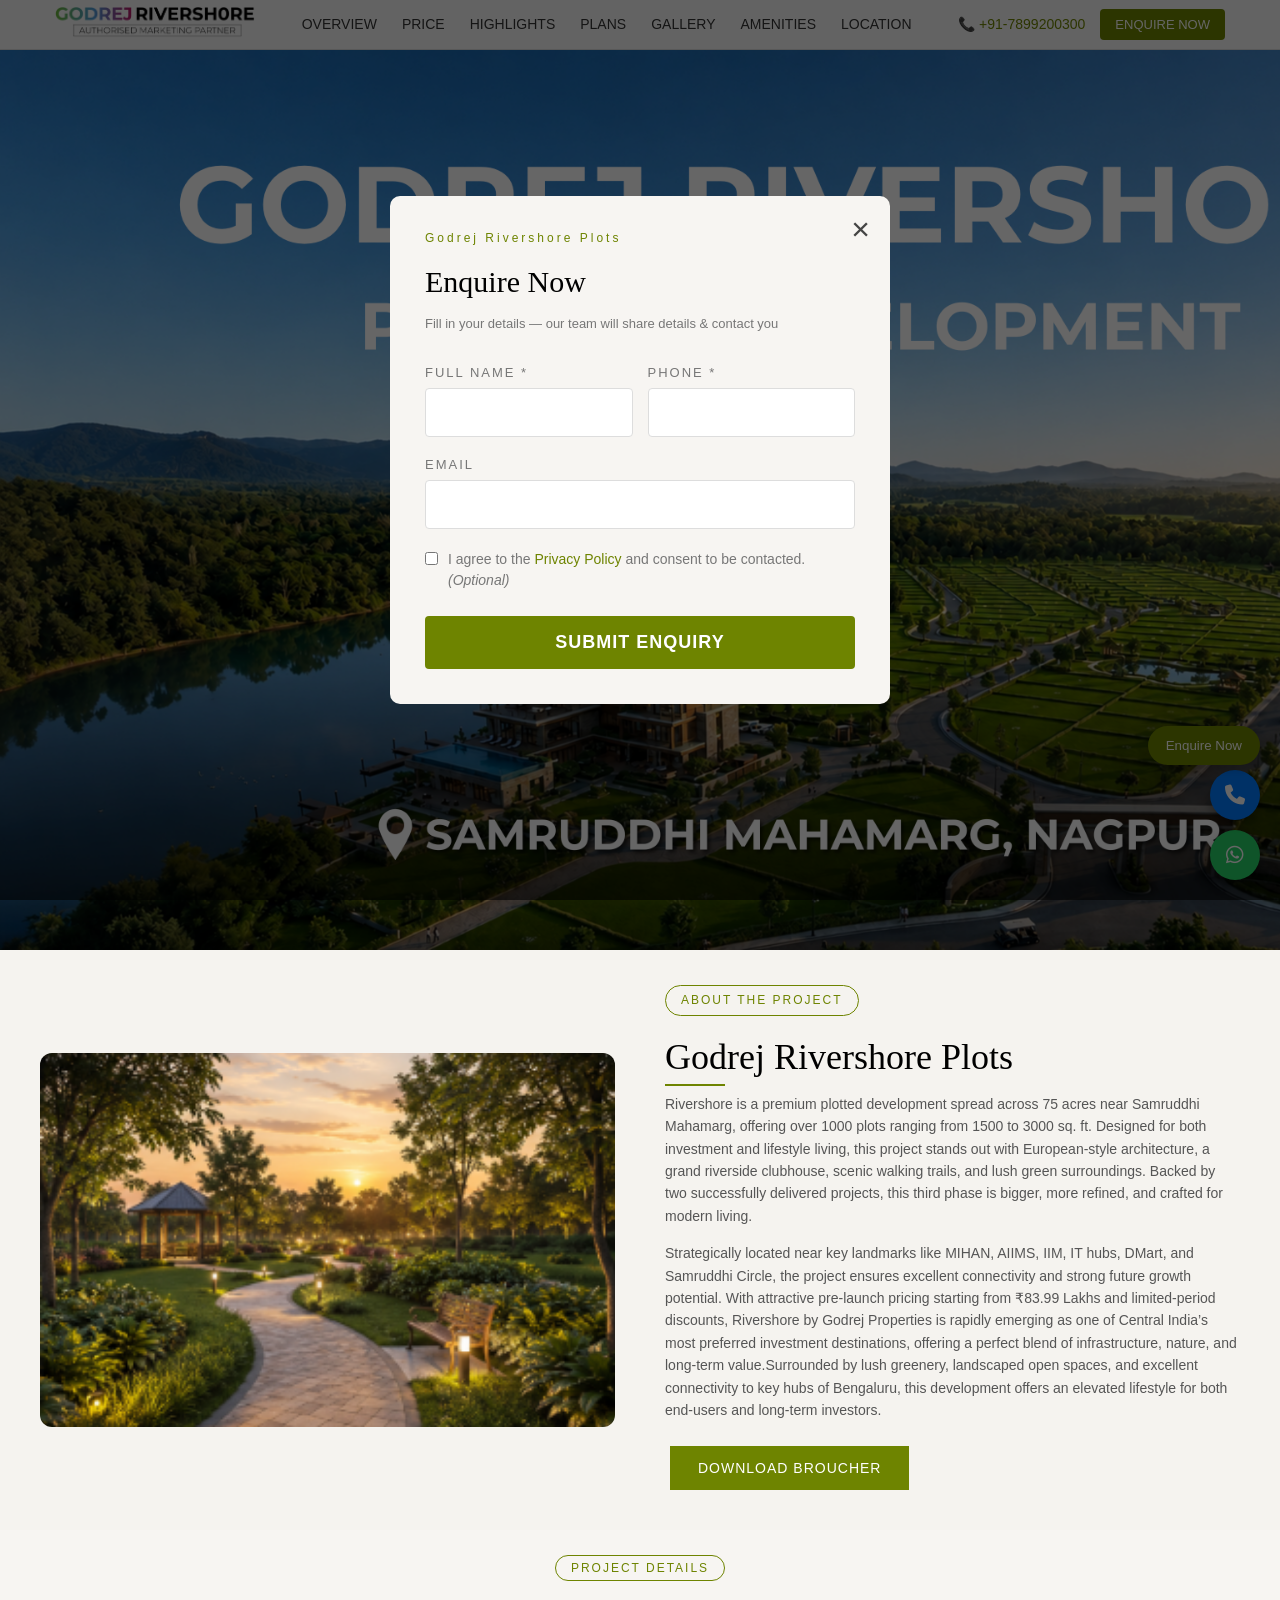
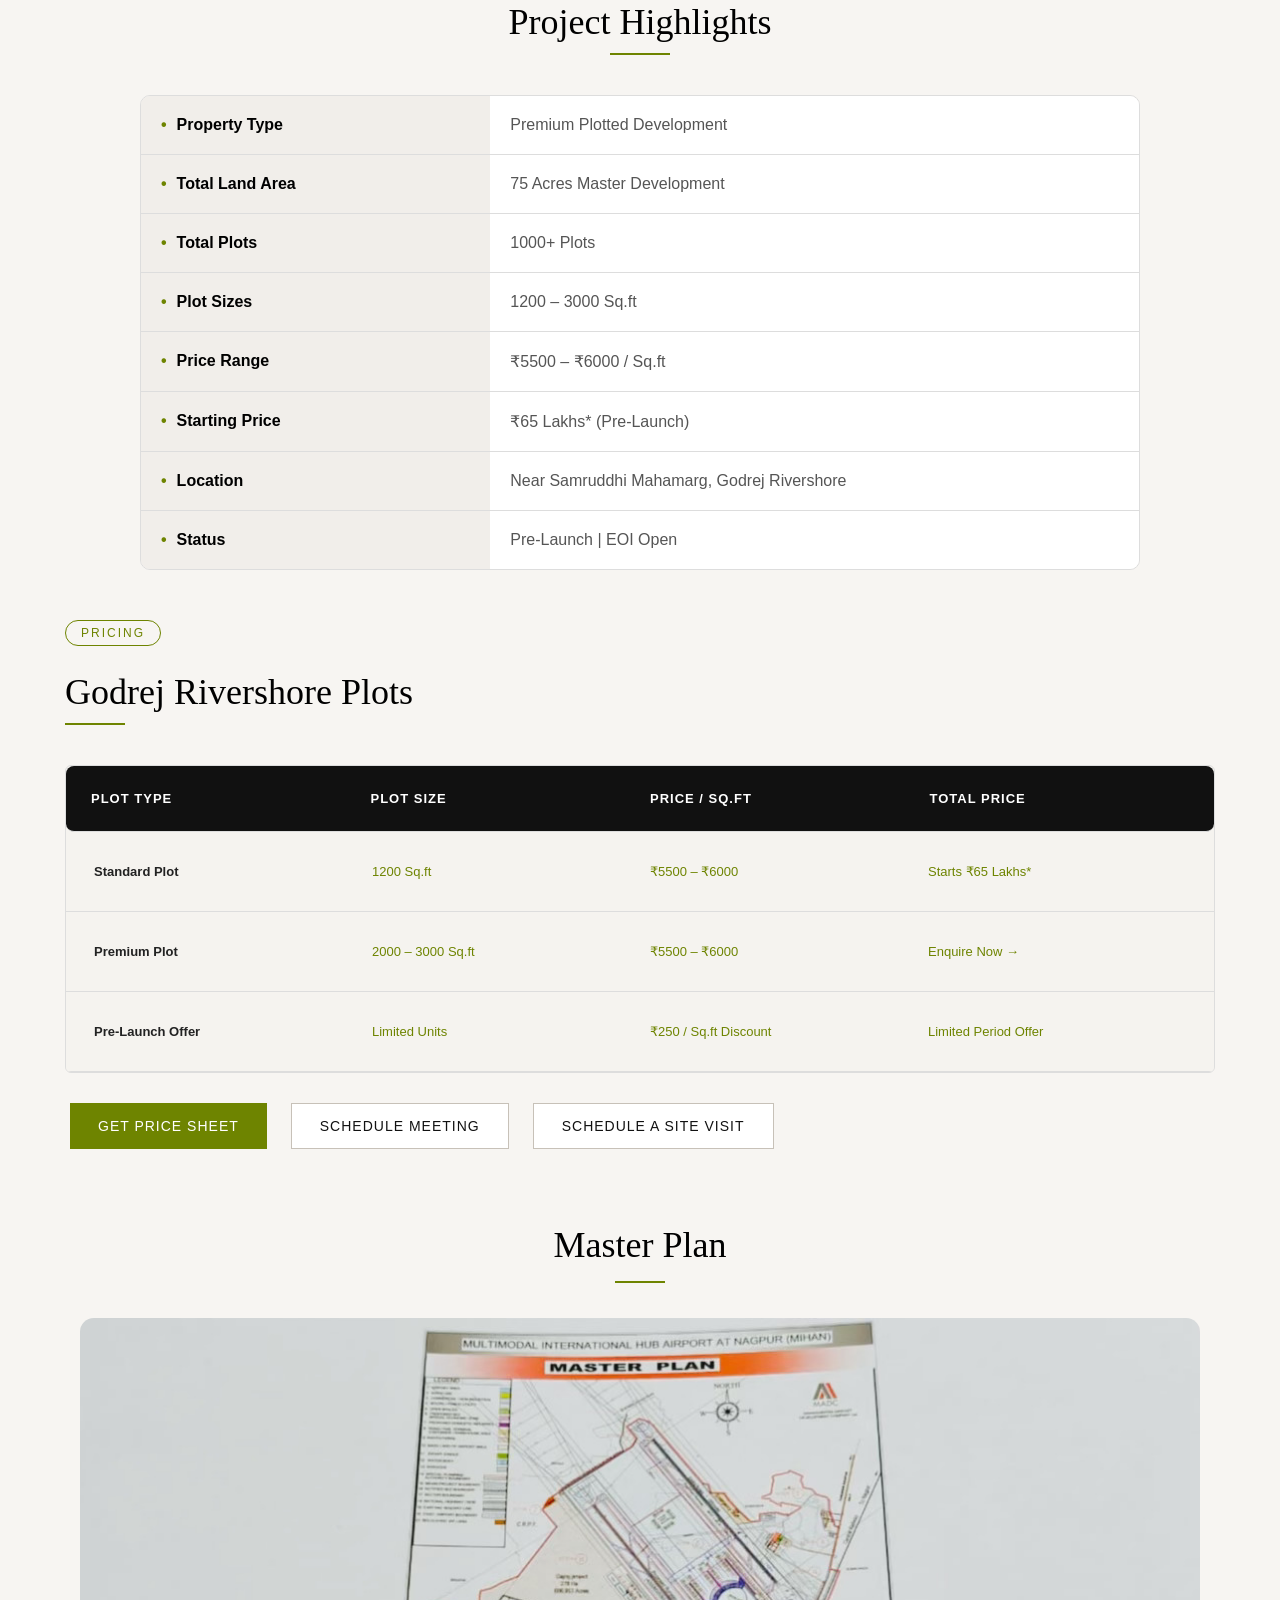
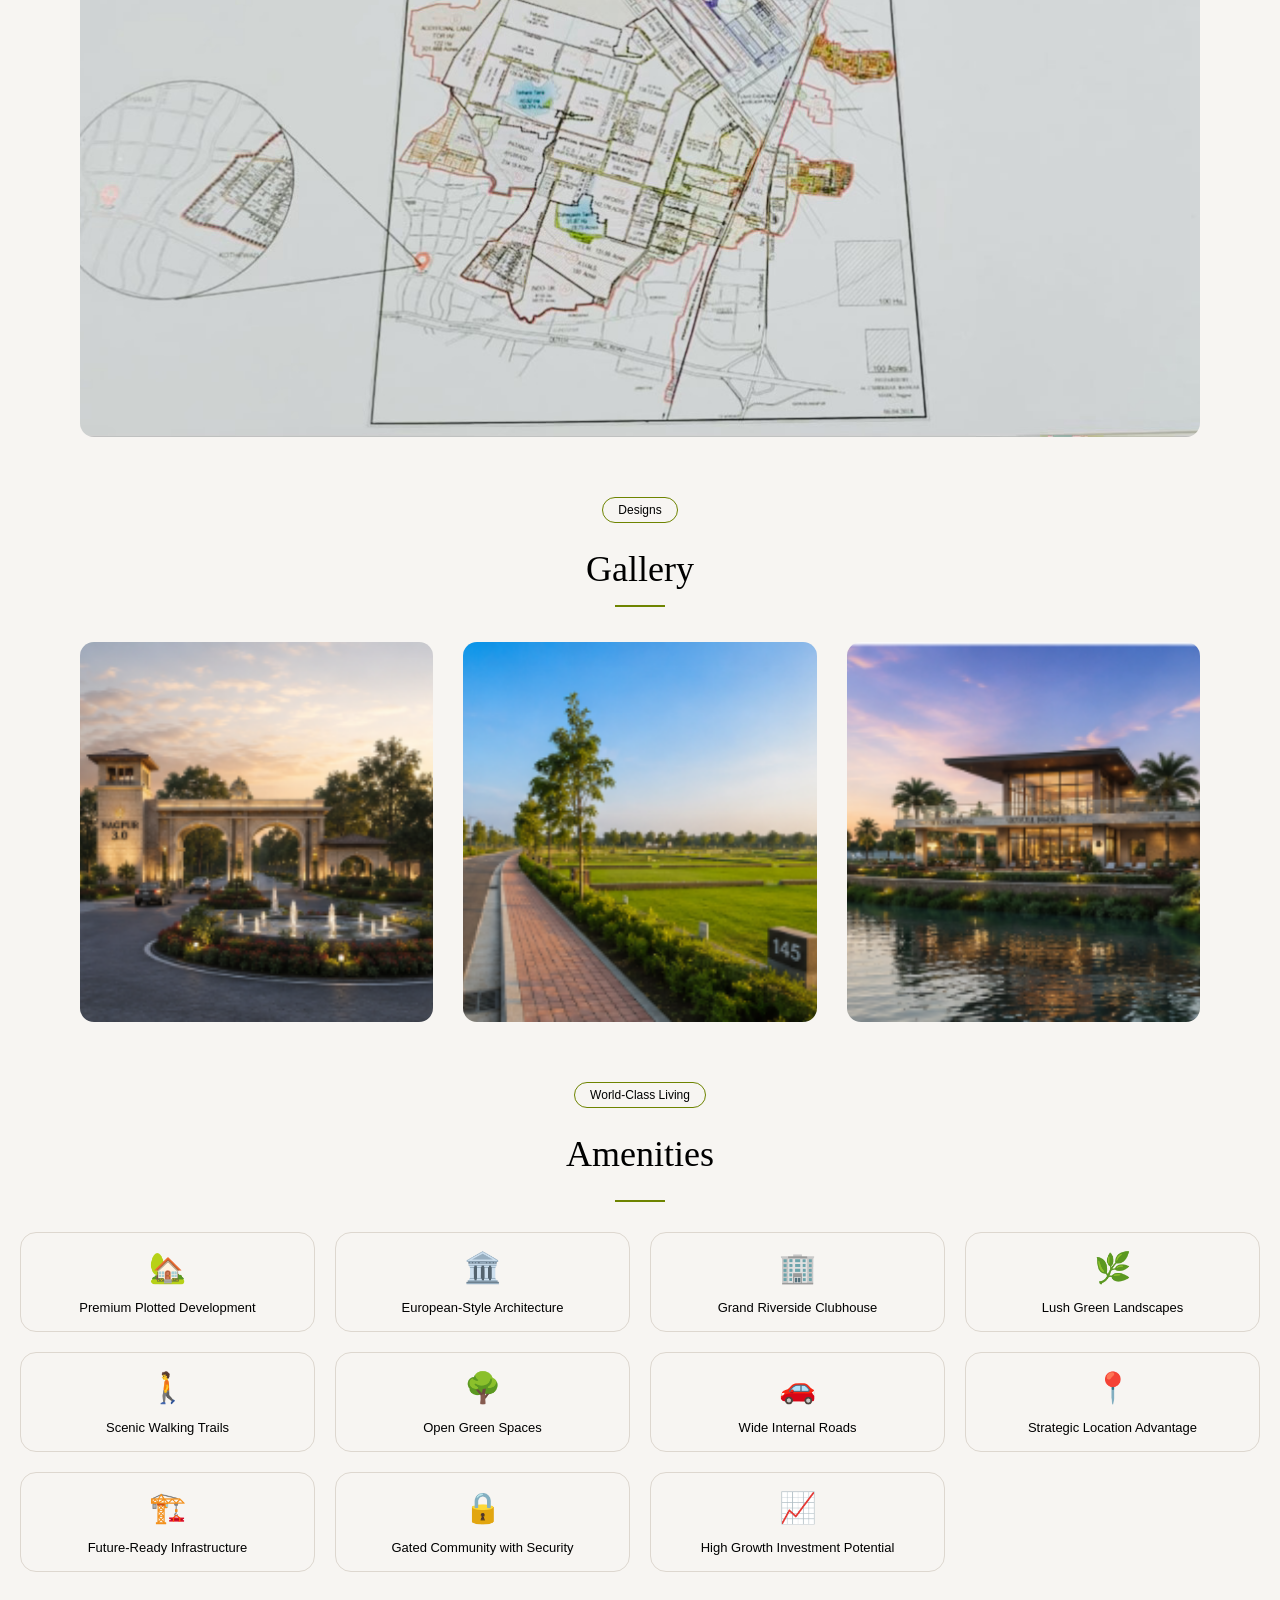
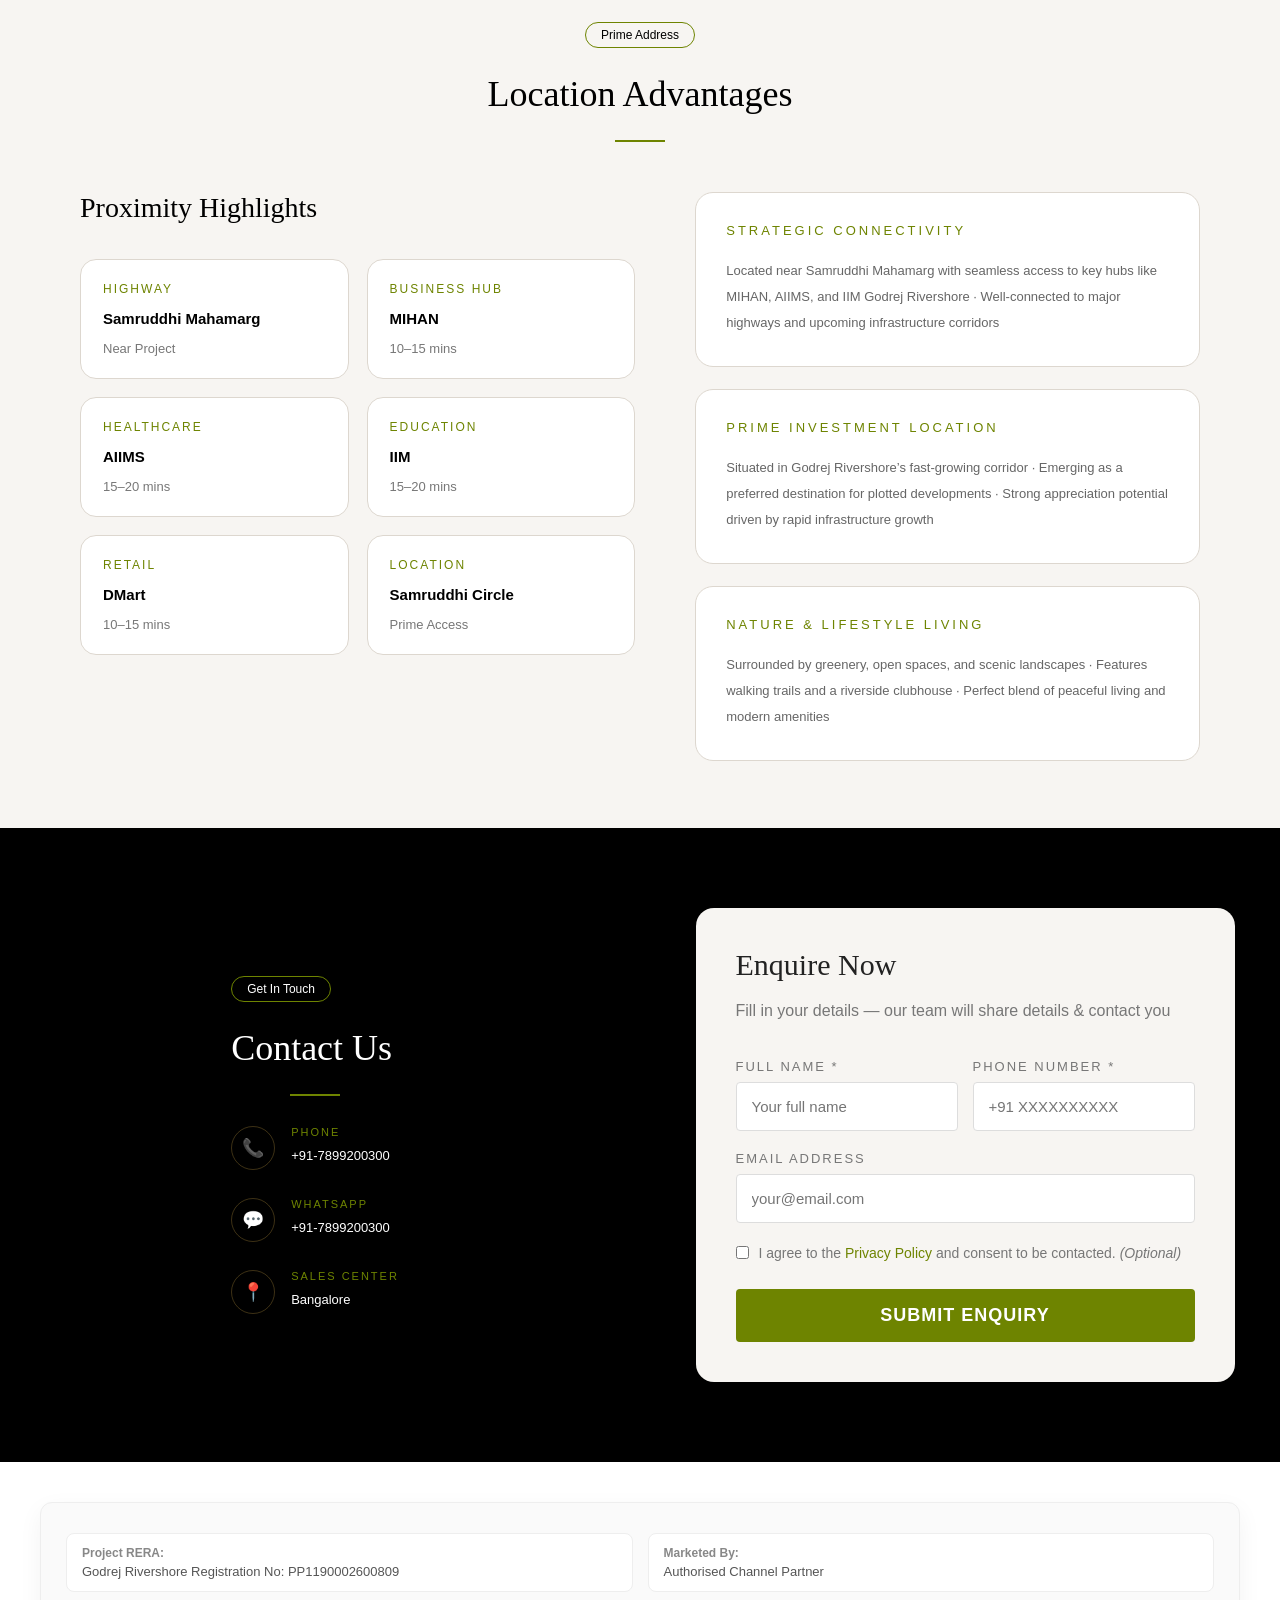
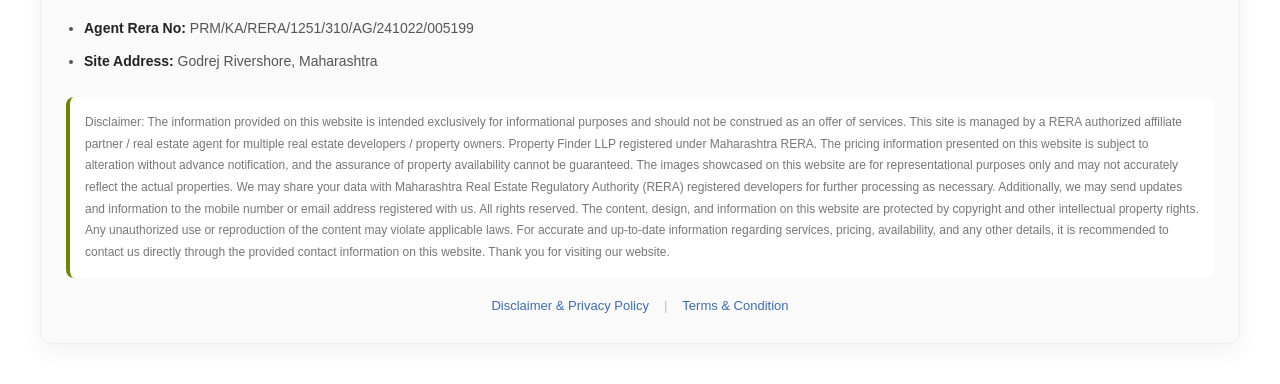
<file: index.html>
<!DOCTYPE html>
<html lang="en">
<head>
  <meta charset="UTF-8" />
  <meta name="viewport" content="width=device-width, initial-scale=1.0"/>
  <title>Godrej Rivershore Godrej Rivershore, Plots</title>
  <link rel="stylesheet" href="style.css" />
  <link rel="stylesheet" href="https://cdnjs.cloudflare.com/ajax/libs/font-awesome/6.5.0/css/all.min.css">

</head>
<body>

<header class="navbar">
  <div class="container">
    
    <!-- Logo -->
    <div class="logo">
      <!-- <span>L&T</span> Elara Celestia -->
       <img src="./images/rivershore_logo.png" alt="logo" style="width: 200px;"/>
    </div>

    <!-- Menu -->
    <nav class="nav-links" id="navLinks">
  <a href="#overview">Overview</a>
  <a href="#price">Price</a>
  <a href="#highlights">Highlights</a>
  <a href="#plans">Plans</a>
  <a href="#gallery">Gallery</a>
  <a href="#amenities">Amenities</a>
  <a href="#location">Location</a>
</nav>

    <!-- Right Section -->
    <div class="right-section">
      <div class="phone">
        📞 +91-7899200300
      </div>
      <button class="enquire_btn open-enquiry">ENQUIRE NOW</button>

      <!-- Hamburger -->
      <div class="menu-toggle" id="menuToggle">
        ☰
      </div>
    </div>

  </div>
</header>

<section class="hero">

  <div class="hero-slide"></div>
 <!-- Content -->
  <div class="hero-content">
   
    <h1>
     </h1>

   
    <div class="hero-buttons">
      <!-- <button class="btn primary open-enquiry">EXPLORE NOW</button> -->
      <!-- <button class="btn outline open-enquiry">KNOW MORE</button> -->
    </div>
  </div>

  <!-- Arrows -->
  <!-- <div class="arrow left_angle">&#10094;</div>
  <div class="arrow right_angle">&#10095;</div> -->

  <!-- Floating Buttons -->
   <div class="whatsapp">
  <a target="_blank" class="whatsapp-btn" href="https://wa.me/917899200300?text=Hi,%20I%20am%20interested%20in%20Lodha%20Sadahalli.%20Please%20share%20more%20details%20about%20pricing,%20availability,%20and%20site%20visit.">
    <i class="fa-brands fa-whatsapp"></i>
  </a>
</div>
<div class="call">
 <a href="tel:+917899200300" class="call-btn">
   <i class="fa-solid fa-phone"></i>
</a>
</div>
<button class="enquire open-enquiry">Enquire Now</button>

</section>


<section class="about" id="overview">
  <div class="about-container">

    <!-- Left Image -->
    <div class="about-image">
      <img src="./images/plot-4.png" alt="L&T Elara Celestia">
    </div>

    <!-- Right Content -->
    <div class="about-content">
  <p class="tag">ABOUT THE PROJECT</p>

  <h2>Godrej Rivershore Plots</h2>

  <p>
    Rivershore is a premium plotted development spread across 75 acres near Samruddhi Mahamarg, offering over 1000 plots ranging from 1500 to 3000 sq. ft. Designed for both investment and lifestyle living, this project stands out with European-style architecture, a grand riverside clubhouse, scenic walking trails, and lush green surroundings. Backed by two successfully delivered projects, this third phase is bigger, more refined, and crafted for modern living.
  </p>

  <p>Strategically located near key landmarks like MIHAN, AIIMS, IIM, IT hubs, DMart, and Samruddhi Circle, the project ensures excellent connectivity and strong future growth potential. With attractive pre-launch pricing starting from ₹83.99 Lakhs and limited-period discounts, Rivershore by Godrej Properties is rapidly emerging as one of Central India’s most preferred investment destinations, offering a perfect blend of infrastructure, nature, and long-term value.Surrounded by lush greenery, landscaped open spaces, and excellent connectivity to key hubs of Bengaluru, this development offers an elevated lifestyle for both end-users and long-term investors.
  </p>

  <div class="hero-buttons">
    <button class="btn primary open-enquiry">Download Broucher</button>
  </div>
</div>

  </div>
</section>

<section class="highlights" id="highlights">

  <!-- Heading -->
  <div class="highlights-header">
    <p class="tag">PROJECT DETAILS</p>
    <h2>Project Highlights</h2>
    <div class="line"></div>
    <!-- <p class="sub">
      A comprehensive overview of everything that makes L&T Elara Celestia an extraordinary
      address in North Bangalore.
    </p> -->
  </div>

  <!-- Table -->
 <div class="highlights-table">

  <div class="row">
    <div class="left">Property Type</div>
    <div class="right">Premium Plotted Development</div>
  </div>

  <div class="row">
    <div class="left">Total Land Area</div>
    <div class="right">75 Acres Master Development</div>
  </div>

  <div class="row">
    <div class="left">Total Plots</div>
    <div class="right">1000+ Plots</div>
  </div>

  <div class="row">
    <div class="left">Plot Sizes</div>
    <div class="right">1200 – 3000 Sq.ft</div>
  </div>

  <div class="row">
    <div class="left">Price Range</div>
    <div class="right">₹5500 – ₹6000 / Sq.ft</div>
  </div>

  <div class="row">
    <div class="left">Starting Price</div>
    <div class="right">₹65 Lakhs* (Pre-Launch)</div>
  </div>

  <div class="row">
    <div class="left">Location</div>
    <div class="right">Near Samruddhi Mahamarg, Godrej Rivershore</div>
  </div>

  <div class="row">
    <div class="left">Status</div>
    <div class="right">Pre-Launch | EOI Open</div>
  </div>

</div>

</section>

<section class="pricing" id="price">

  <!-- Heading -->
  <div class="pricing-header">
    <p class="tag">PRICING</p>
    <h2>Godrej Rivershore Plots</h2>
    <div class="line"></div>

    <!-- <p class="desc">
      Elara Celestia Sale price starts at ₹3.35 Crores (~ AED 1.47 Million | USD 400,000 | GBP 320,000)
      for a 3 BHK of 1,550 sq.ft. Larger 3 bedroom unit sizes are (1,900–2,200 sq.ft) and ultra-spacious
      4 bedroom apartment area of (2,600–3,100 sq.ft). Buy a unit with just 10% down payment Booking,
      get attractive construction linked payment plan.
    </p> -->
     <!-- <div class="price-cards">

    <div class="card">
      <p class="small">STARTING FROM</p>
      <h3>₹3.35 Cr</h3>
      <p class="note">3 BHK • 1,525 Sq.ft</p>
    </div>

    <div class="card">
      <p class="small">IN USD</p>
      <h3>$4,00,000</h3>
      <p class="note">Approx.</p>
    </div>

    <div class="card">
      <p class="small">IN AED</p>
      <h3>1.47 M</h3>
      <p class="note">Approx.</p>
    </div>

    <div class="card">
      <p class="small">BOOKING</p>
      <h3>10%</h3>
      <p class="note">Down Payment</p>
    </div>

  </div> -->

  <!-- Table Header -->
  <div class="price-table">

  <div class="table-row header">
    <div>PLOT TYPE</div>
    <div>PLOT SIZE</div>
    <div>PRICE / SQ.FT</div>
    <div>TOTAL PRICE</div>
  </div>

  <div class="table-row">
    <div class="unit-type">Standard Plot</div>
    <div class="area">1200 Sq.ft</div>
    <div class="area">₹5500 – ₹6000</div>
    <div class="sale-price open-enquiry">Starts ₹65 Lakhs*</div>
  </div>

  <div class="table-row">
    <div class="unit-type">Premium Plot</div>
    <div class="area">2000 – 3000 Sq.ft</div>
    <div class="area">₹5500 – ₹6000</div>
    <div class="sale-price open-enquiry">Enquire Now →</div>
  </div>

  <div class="table-row">
    <div class="unit-type">Pre-Launch Offer</div>
    <div class="area">Limited Units</div>
    <div class="area">₹250 / Sq.ft Discount</div>
    <div class="sale-price open-enquiry">Limited Period Offer</div>
  </div>

</div>

  <div class="table-footer">
    <button class="btn primary open-enquiry">Get Price Sheet</button>
    <button class="btn open-enquiry">Schedule Meeting</button>
    <button class="btn open-enquiry">Schedule A Site Visit</button>
  </div>

  <!-- <div class="note">
    *RERA No: PRM/KA/RERA/1251/472/PR/100325/007564. Prices indicative and subject to change.
  </div> -->

  </div>

  <!-- Cards -->
 

</section>







  

   <section class="floor-section" id="plans">

    <!-- <div class="tag">Master</div> -->

    <h2>Master Plan</h2>

    <div class="line"></div>

    <!-- <p class="description">
      Vastu-compliant, North-East facing layouts flooded with natural light.
      Expansive balconies, high ceilings, and premium finishes —
      architectural excellence meets luxury living.
      Click any floor plan to request the detailed layout.
    </p> -->

    <!-- Filter Tabs -->
    <!-- <div class="tabs">
      <button class="tab-btn active" data-filter="all">All Plans</button>
      <button class="tab-btn" data-filter="3bhk-standard">3 BHK Standard</button>
      <button class="tab-btn" data-filter="3bhk-large">3 BHK Large</button>
      <button class="tab-btn" data-filter="4bhk">4 BHK</button>
    </div> -->

    <!-- Cards -->
    <div class="master-plans-grid">

     

      <div class="master-card open-enquiry" data-category="4bhk">
        <img src="./images/IMG_7945.jpg" alt="" >
        <div class="open-enquiry">
          <!-- <div class="lock">🔒</div> -->
          <h3>Click to View Master Plan</h3>
          <p>Fill a quick form to unlock</p>
        </div>
      </div>
      

    </div>

  </section>



  <!-- Gallery -->

 <section class="floor-section" id="gallery">

    <div class="tag">Designs</div>

    <h2>Gallery</h2>

    <div class="line"></div>

    

    <!-- Filter Tabs -->
   

    <!-- Cards -->
    <div class="plans-grid">

       <div class="plan-card" data-category="3bhk-large">
        <img src="./images/plot_1.png" alt="">
        
      </div>

      <div class="plan-card" data-category="4bhk">
        <img src="./images/plot-2.png" alt="">
        
      </div>

      

      <div class="plan-card" data-category="4bhk">
        <img src="./images/plot-3.png" alt="">
        
      </div>
      <!-- <div class="plan-card" data-category="3bhk-standard">
        <img src="./images/Godrej-Godrej Rivershore Plots-Road-Gallery-12.webp" alt="">
       
      </div>

      <div class="plan-card" data-category="3bhk-standard">
        <img src="./images/Godrej-Godrej Rivershore Plots-Road-Gallery-2-1.webp" alt="">
        
      </div>

      <div class="plan-card" data-category="3bhk-large">
        <img src="./images/Godrej-Godrej Rivershore Plots-Road-Gallery-3-1.webp" alt="">
       
      </div> -->

     

    </div>

  </section>


<!-- //amenitis -->



  <section class="amenities-section" id="amenities">

  <!-- TOP LABEL -->
  <div class="tag">
    World-Class Living
  </div>

  <!-- MAIN TITLE -->
  <h2 class="main-title">
    Amenities
  </h2>

  <!-- LINE -->
  <div class="gold-line"></div>

  <!-- GRID -->
 <div class="amenities-grid">

  <div class="amenity-card">
    <div class="amenity-icon">🏡</div>
    <div class="amenity-title">Premium Plotted Development</div>
  </div>

  <div class="amenity-card">
    <div class="amenity-icon">🏛️</div>
    <div class="amenity-title">European-Style Architecture</div>
  </div>

  <div class="amenity-card">
    <div class="amenity-icon">🏢</div>
    <div class="amenity-title">Grand Riverside Clubhouse</div>
  </div>

  <div class="amenity-card">
    <div class="amenity-icon">🌿</div>
    <div class="amenity-title">Lush Green Landscapes</div>
  </div>

  <div class="amenity-card">
    <div class="amenity-icon">🚶</div>
    <div class="amenity-title">Scenic Walking Trails</div>
  </div>

  <div class="amenity-card">
    <div class="amenity-icon">🌳</div>
    <div class="amenity-title">Open Green Spaces</div>
  </div>

  <div class="amenity-card">
    <div class="amenity-icon">🚗</div>
    <div class="amenity-title">Wide Internal Roads</div>
  </div>

  <div class="amenity-card">
    <div class="amenity-icon">📍</div>
    <div class="amenity-title">Strategic Location Advantage</div>
  </div>

  <div class="amenity-card">
    <div class="amenity-icon">🏗️</div>
    <div class="amenity-title">Future-Ready Infrastructure</div>
  </div>

  <div class="amenity-card">
    <div class="amenity-icon">🔒</div>
    <div class="amenity-title">Gated Community with Security</div>
  </div>

  <div class="amenity-card">
    <div class="amenity-icon">📈</div>
    <div class="amenity-title">High Growth Investment Potential</div>
  </div>

</div>
</section>

<!-- Location  -->

 

  <section class="location-section" id="location">

    <!-- TOP -->
    <div class="top-content">

      <div class="tag">
        Prime Address
      </div>

      <h2 class="main-title">
        Location Advantages
      </h2>

      <div class="gold-line"></div>

      <!-- <p class="description">
        Strategically positioned in Hebbal — at the intersection of
        connectivity, commerce, and lifestyle.
      </p> -->

    </div>

    <!-- GRID -->
<div class="location-grid">

  <!-- LEFT -->
  <div class="left-side">

    <h3 class="left-title">
      Proximity Highlights
    </h3>

    <div class="proximity-grid">

      <div class="proximity-card">
        <div class="card-category">Highway</div>
        <div class="card-title">Samruddhi Mahamarg</div>
        <div class="card-time">Near Project</div>
      </div>

      <div class="proximity-card">
        <div class="card-category">Business Hub</div>
        <div class="card-title">MIHAN</div>
        <div class="card-time">10–15 mins</div>
      </div>

      <div class="proximity-card">
        <div class="card-category">Healthcare</div>
        <div class="card-title">AIIMS </div>
        <div class="card-time">15–20 mins</div>
      </div>

      <div class="proximity-card">
        <div class="card-category">Education</div>
        <div class="card-title">IIM </div>
        <div class="card-time">15–20 mins</div>
      </div>

      <div class="proximity-card">
        <div class="card-category">Retail</div>
        <div class="card-title">DMart</div>
        <div class="card-time">10–15 mins</div>
      </div>

      <div class="proximity-card">
        <div class="card-category">Location</div>
        <div class="card-title">Samruddhi Circle</div>
        <div class="card-time">Prime Access</div>
      </div>

    </div>

  </div>

  <!-- RIGHT -->
  <div class="right-side">

    <div class="info-box">
      <div class="info-title">
        Strategic Connectivity
      </div>
      <div class="info-text">
        Located near Samruddhi Mahamarg with seamless access to key hubs like MIHAN, AIIMS, and IIM Godrej Rivershore · Well-connected to major highways and upcoming infrastructure corridors
      </div>
    </div>

    <div class="info-box">
      <div class="info-title">
        Prime Investment Location
      </div>
      <div class="info-text">
        Situated in Godrej Rivershore’s fast-growing corridor · Emerging as a preferred destination for plotted developments · Strong appreciation potential driven by rapid infrastructure growth
      </div>
    </div>

    

    <div class="info-box">
      <div class="info-title">
        Nature & Lifestyle Living
      </div>
      <div class="info-text">
        Surrounded by greenery, open spaces, and scenic landscapes · Features walking trails and a riverside clubhouse · Perfect blend of peaceful living and modern amenities
      </div>
    </div>

  </div>

</div>


  </section>
<style>
  .map-container {
  width: 100%;

}

.map-container img {
  width: 100%;
  height: auto;
  display: block;
  border-radius: 10px; /* optional for premium look */
}
</style>



  <section class="contact-section">

    <!-- LEFT -->
    <div class="left-content">

      <div class="tag">
        Get In Touch
      </div>

      <h2 class="main-title">
        Contact Us
      </h2>

      <div class="gold-line"></div>

      <!-- <p class="description">
        Visit our sales center near Phoenix Mall of Asia, Hebbal
        to explore model apartments, understand floor plans,
        and secure your unit with our expert team.
      </p> -->

      <!-- CONTACT LIST -->
      <div class="contact-list">

        <div class="contact-item">
          <div class="icon-box">📞</div>

          <div class="contact-info">
            <small>Phone</small>
            <a href="tel:+91-7899200300">+91-7899200300</a>
          </div>
        </div>

        <!-- <div class="contact-item">
          <div class="icon-box">📞</div>

          <div class="contact-info">
            <small>Alternate</small>
            <a href="tel:+91-7899200300">Need</a>
          </div>
        </div> -->

        <div class="contact-item">
          <div class="icon-box">💬</div>

          <div class="contact-info">
            <small>Whatsapp</small>
           <a href="https://wa.me/917899200300?text=Hi,%20I%20am%20interested%20in%20Lodha%20Sadahalli.%20Please%20share%20more%20details%20about%20pricing,%20availability,%20and%20site%20visit.">
  +91-7899200300
</a>
          </div>
        </div>

        <div class="contact-item">
          <div class="icon-box">📍</div>

          <div class="contact-info">
            <small>Sales Center</small>
            <p>
              Bangalore
            </p>
          </div>
        </div>

        <!-- <div class="contact-item">
          <div class="icon-box">🌐</div>

          <div class="contact-info">
            <small>Website</small>
            <a href="#">
              elara-celestia-bangalore.com
            </a>
          </div>
        </div> -->

      </div>

    </div>

    <!-- RIGHT -->
    <div class="contact-form-box">

      <h3 class="form-title">
        Enquire Now
      </h3>

      <p class="form-subtitle">
        Fill in your details — our team will share details
        & contact you
      </p>

      <form action="send-mail.php" method="POST">

        <div class="form-row">

          <div class="form-group">
            <label>Full Name *</label>

            <input type="text"
                   name="name"
                   placeholder="Your full name"
                   required>
          </div>

          <div class="form-group">
            <label>Phone Number *</label>

            <input type="text"
                   name="phone"
                   placeholder="+91 XXXXXXXXXX"
                   required>
          </div>

        </div>

        <div class="form-group">
          <label>Email Address</label>

          <input type="email"
                 name="email"
                 placeholder="your@email.com">
        </div>

        <div class="checkbox">
          <input type="checkbox" required>

          <div>
            I agree to the
            <span>Privacy Policy</span>
            and consent to be contacted.
            <i>(Optional)</i>
          </div>
        </div>

        <button type="submit" class="submit-btn">
          SUBMIT ENQUIRY
        </button>

      </form>

    </div>

  </section>


 
  

  <section class="footer-disclaimer">

    <!-- PROJECT DETAILS -->
    <div class="project-info">

      <div>
        <strong>Project RERA:</strong>
         <!-- Ellegenza Phase II – PRM/KA/RERA/1251/308/PR/161024/007147 -->
          <!-- Coming Soon -->
          Godrej Rivershore Registration No: PP1190002600809 
      </div>

      <div>
        <strong>Marketed By:</strong>
        Authorised Channel Partner
      </div>

      <!-- <div>
        <strong>Karnataka RERA:</strong>
        Coming Soon
      </div> -->

    </div>

    <!-- BULLET LIST -->
    <ul class="info-list">

      <li>
        <strong> Agent Rera No:</strong>
        PRM/KA/RERA/1251/310/AG/241022/005199
      </li>

      <li>
        <strong>Site Address:</strong>
       Godrej Rivershore, Maharashtra
      </li>

      <!-- <li>
        <strong>Corporate Office:</strong>
        ART ARCADE, NO.107, 3RD FLOOR, 80 FT ROAD, KORAMANGALA 4TH BLOCK, BENGALURU , BENGALURU URBAN , KARNATAKA - 560034
      </li> -->

    </ul>

    <!-- DISCLAIMER -->
    <p class="disclaimer-text">

      Disclaimer: The information provided on this website is intended
      exclusively for informational purposes and should not be construed
      as an offer of services. This site is managed by a RERA authorized
      affiliate partner / real estate agent for multiple real estate
      developers / property owners. Property Finder LLP registered under
      Maharashtra RERA. The pricing information presented on this website is subject
      to alteration without advance notification, and the assurance of
      property availability cannot be guaranteed. The images showcased on
      this website are for representational purposes only and may not
      accurately reflect the actual properties. We may share your data with
      Maharashtra Real Estate Regulatory Authority (RERA) registered
      developers for further processing as necessary.

      Additionally, we may send updates and information to the mobile number
      or email address registered with us. All rights reserved. The content,
      design, and information on this website are protected by copyright and
      other intellectual property rights. Any unauthorized use or reproduction
      of the content may violate applicable laws. For accurate and up-to-date
      information regarding services, pricing, availability, and any other
      details, it is recommended to contact us directly through the provided
      contact information on this website. Thank you for visiting our website.

    </p>

    <!-- LINKS -->
    <div class="footer-links">

      <a href="./privacy-policy.html">Disclaimer & Privacy Policy</a>

      <span class="divider">|</span>

      <a href="./terms_condition.html">Terms & Condition</a>

    </div>

  </section>


<!-- //modal -->
<div class="modal" id="enquiryModal">

  <div class="modal-content">

    <span class="close-btn">&times;</span>

    <p class="location-text">
      Godrej Rivershore Plots 
    </p>

    <h2 class="form-title">Enquire Now</h2>

    <p class="subtitle">
      Fill in your details — our team will share details & contact you
    </p>

    <!-- Dynamic Title -->
    <!-- <div class="selected-plan" id="selectedPlan">
      Selected: 3 BHK
    </div> -->

    <form action="send-mail.php" method="POST">

      <!-- Hidden Field -->
      <input type="hidden" name="project_type" id="projectType">

      <div class="form-row">

        <div class="form-group">
          <label>FULL NAME *</label>
          <input type="text" name="name" required>
        </div>

        <div class="form-group">
          <label>PHONE *</label>
          <input type="text" name="phone" required>
        </div>

      </div>

      <div class="form-group">
        <label>EMAIL</label>
        <input type="email" name="email">
      </div>
      <div class="checkbox">
          <input type="checkbox" required>

          <div>
            I agree to the
            <span>Privacy Policy</span>
            and consent to be contacted.
            <i>(Optional)</i>
          </div>
        </div>

      <button type="submit" class="submit-btn">
        SUBMIT ENQUIRY
      </button>

    </form>

  </div>

</div>
<script src="script.js"></script>
</body>
</html>
</file>
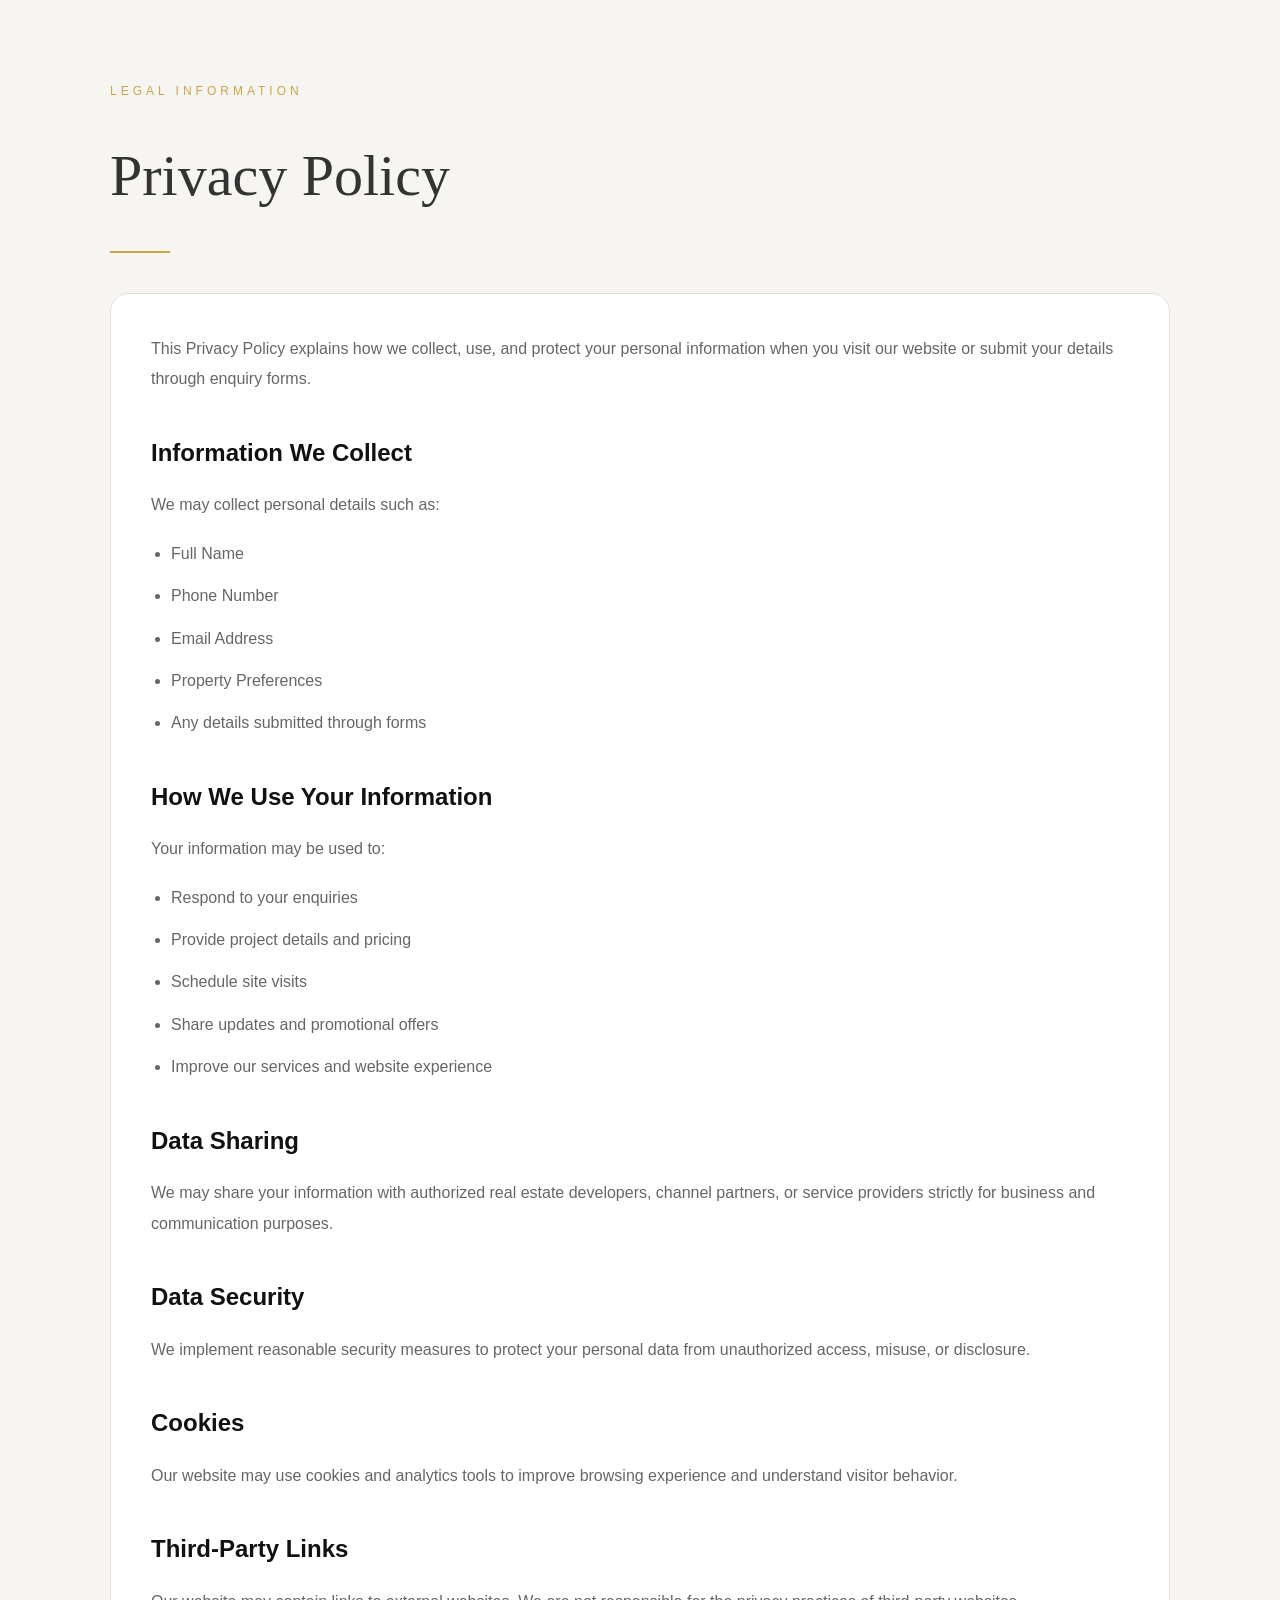
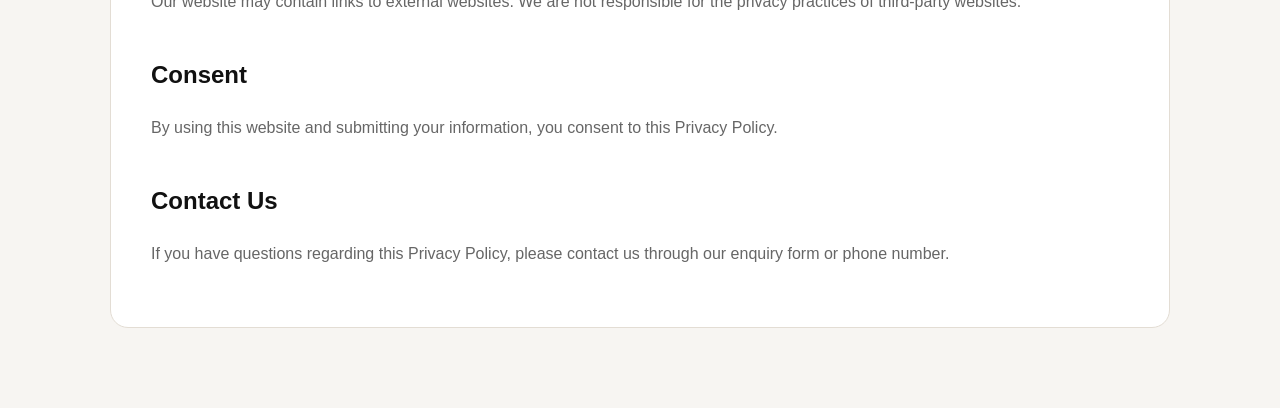
<file: privacy-policy.html>
<!DOCTYPE html>
<html lang="en">
<head>
  <meta charset="UTF-8">
  <meta name="viewport" content="width=device-width, initial-scale=1.0">
  <title>Privacy Policy</title>

  <style>

    *{
      margin:0;
      padding:0;
      box-sizing:border-box;
      font-family: Arial, sans-serif;
    }

    body{
      background:#f7f5f2;
      color:#333;
      line-height:1.9;
    }

    .policy-section{
      max-width:1100px;
      margin:auto;
      padding:80px 20px;
    }

    .small-title{
      color:#c9a646;
      text-transform:uppercase;
      letter-spacing:4px;
      font-size:12px;
      margin-bottom:18px;
    }

    .main-title{
      font-size:58px;
      font-family: Georgia, serif;
      font-weight:300;
      margin-bottom:20px;
    }

    .gold-line{
      width:60px;
      height:2px;
      background:#c9a646;
      margin-bottom:40px;
    }

    .policy-content{
      background:#fff;
      border:1px solid #e3ddd4;
      border-radius:18px;
      padding:40px;
    }

    .policy-content h3{
      margin-top:35px;
      margin-bottom:15px;
      color:#111;
      font-size:24px;
    }

    .policy-content p{
      margin-bottom:18px;
      color:#666;
      font-size:16px;
    }

    .policy-content ul{
      margin-left:20px;
      color:#666;
    }

    .policy-content li{
      margin-bottom:12px;
    }

    @media(max-width:768px){

      .main-title{
        font-size:42px;
      }

      .policy-content{
        padding:25px;
      }

    }

  </style>
</head>
<body>

  <section class="policy-section">

    <div class="small-title">
      Legal Information
    </div>

    <h1 class="main-title">
      Privacy Policy
    </h1>

    <div class="gold-line"></div>

    <div class="policy-content">

      <p>
        This Privacy Policy explains how we collect, use,
        and protect your personal information when you visit
        our website or submit your details through enquiry forms.
      </p>

      <h3>Information We Collect</h3>

      <p>
        We may collect personal details such as:
      </p>

      <ul>
        <li>Full Name</li>
        <li>Phone Number</li>
        <li>Email Address</li>
        <li>Property Preferences</li>
        <li>Any details submitted through forms</li>
      </ul>

      <h3>How We Use Your Information</h3>

      <p>
        Your information may be used to:
      </p>

      <ul>
        <li>Respond to your enquiries</li>
        <li>Provide project details and pricing</li>
        <li>Schedule site visits</li>
        <li>Share updates and promotional offers</li>
        <li>Improve our services and website experience</li>
      </ul>

      <h3>Data Sharing</h3>

      <p>
        We may share your information with authorized real estate
        developers, channel partners, or service providers strictly
        for business and communication purposes.
      </p>

      <h3>Data Security</h3>

      <p>
        We implement reasonable security measures to protect your
        personal data from unauthorized access, misuse, or disclosure.
      </p>

      <h3>Cookies</h3>

      <p>
        Our website may use cookies and analytics tools to improve
        browsing experience and understand visitor behavior.
      </p>

      <h3>Third-Party Links</h3>

      <p>
        Our website may contain links to external websites.
        We are not responsible for the privacy practices
        of third-party websites.
      </p>

      <h3>Consent</h3>

      <p>
        By using this website and submitting your information,
        you consent to this Privacy Policy.
      </p>

      <h3>Contact Us</h3>

      <p>
        If you have questions regarding this Privacy Policy,
        please contact us through our enquiry form or phone number.
      </p>

    </div>

  </section>

</body>
</html>
</file>
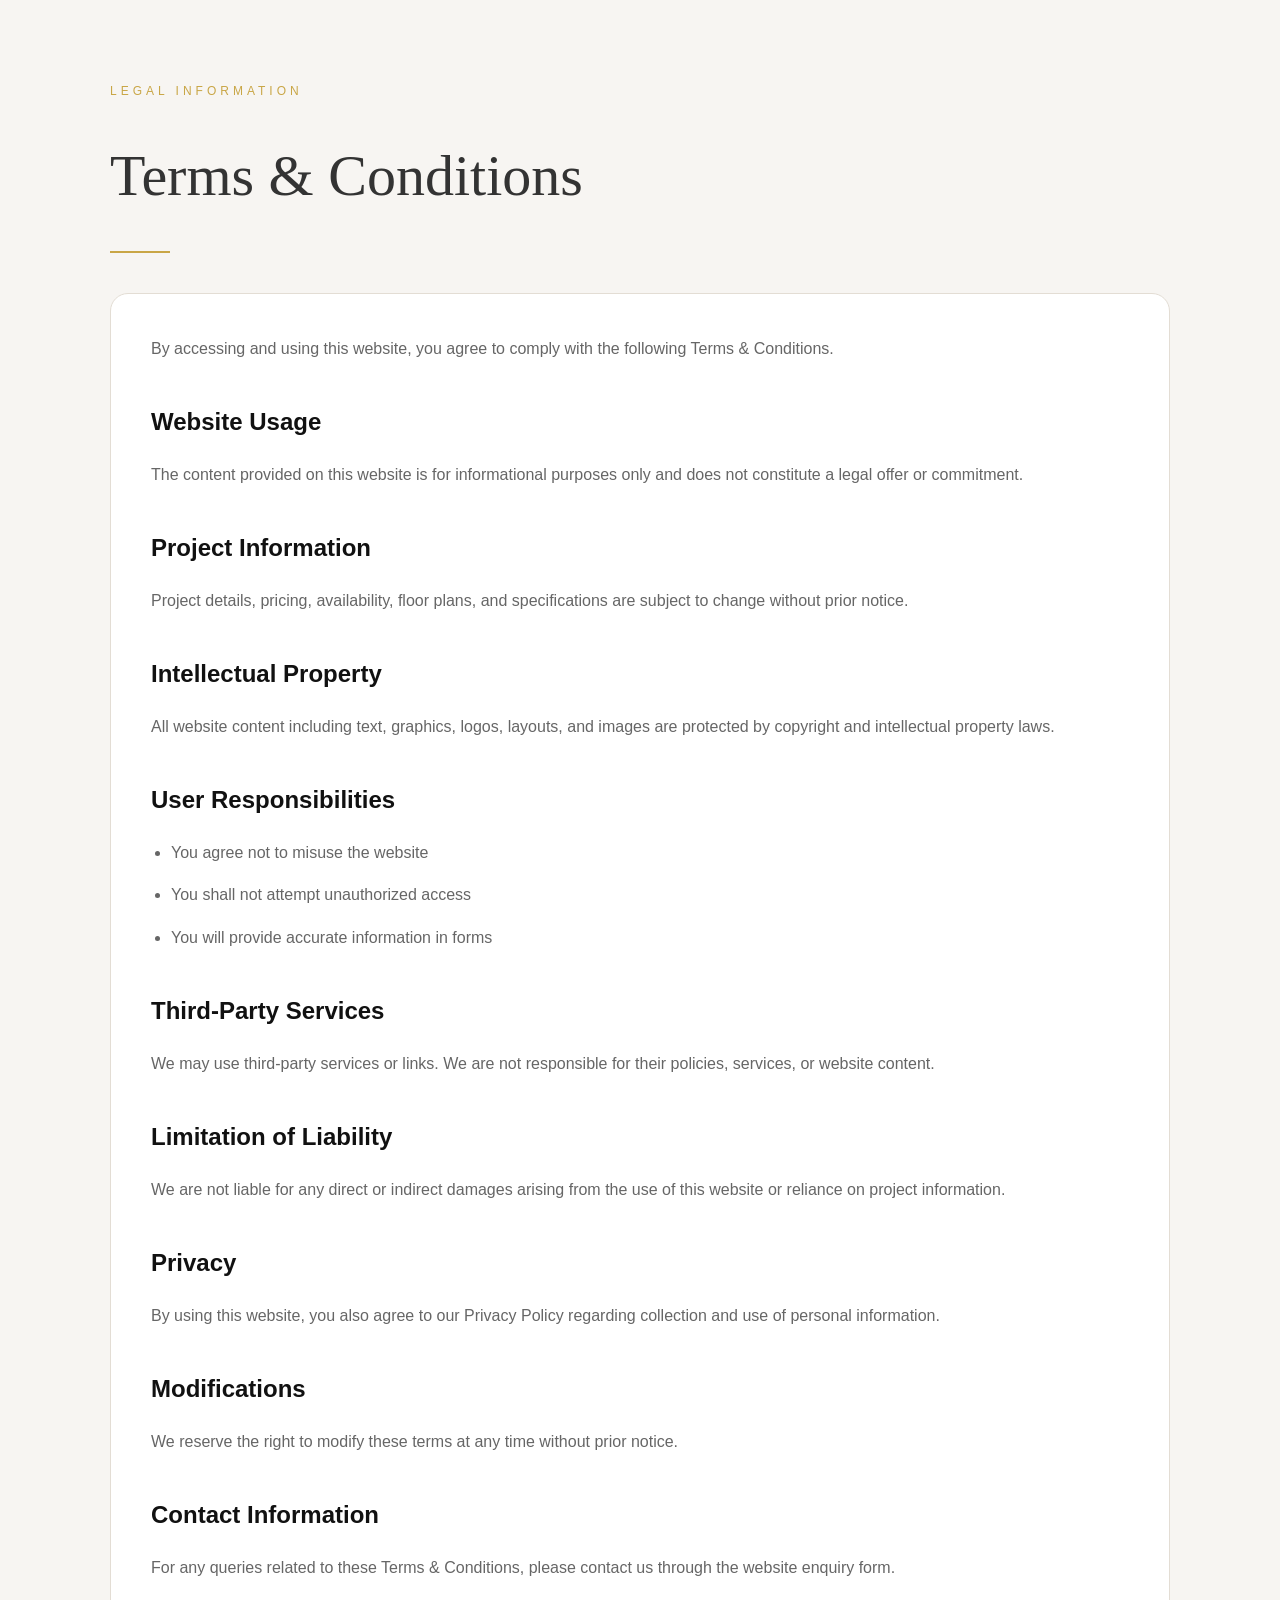
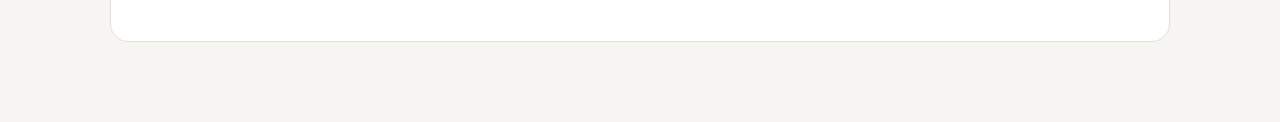
<file: terms_condition.html>
<!DOCTYPE html>
<html lang="en">
<head>
  <meta charset="UTF-8">
  <meta name="viewport" content="width=device-width, initial-scale=1.0">
  <title>Terms & Conditions</title>

  <style>

    *{
      margin:0;
      padding:0;
      box-sizing:border-box;
      font-family: Arial, sans-serif;
    }

    body{
      background:#f7f5f2;
      color:#333;
      line-height:1.9;
    }

    .terms-section{
      max-width:1100px;
      margin:auto;
      padding:80px 20px;
    }

    .small-title{
      color:#c9a646;
      text-transform:uppercase;
      letter-spacing:4px;
      font-size:12px;
      margin-bottom:18px;
    }

    .main-title{
      font-size:58px;
      font-family: Georgia, serif;
      font-weight:300;
      margin-bottom:20px;
    }

    .gold-line{
      width:60px;
      height:2px;
      background:#c9a646;
      margin-bottom:40px;
    }

    .terms-content{
      background:#fff;
      border:1px solid #e3ddd4;
      border-radius:18px;
      padding:40px;
    }

    .terms-content h3{
      margin-top:35px;
      margin-bottom:15px;
      color:#111;
      font-size:24px;
    }

    .terms-content p{
      margin-bottom:18px;
      color:#666;
      font-size:16px;
    }

    .terms-content ul{
      margin-left:20px;
      color:#666;
    }

    .terms-content li{
      margin-bottom:12px;
    }

    @media(max-width:768px){

      .main-title{
        font-size:42px;
      }

      .terms-content{
        padding:25px;
      }

    }

  </style>
</head>
<body>

  <section class="terms-section">

    <div class="small-title">
      Legal Information
    </div>

    <h1 class="main-title">
      Terms & Conditions
    </h1>

    <div class="gold-line"></div>

    <div class="terms-content">

      <p>
        By accessing and using this website, you agree
        to comply with the following Terms & Conditions.
      </p>

      <h3>Website Usage</h3>

      <p>
        The content provided on this website is for
        informational purposes only and does not constitute
        a legal offer or commitment.
      </p>

      <h3>Project Information</h3>

      <p>
        Project details, pricing, availability, floor plans,
        and specifications are subject to change without prior notice.
      </p>

      <h3>Intellectual Property</h3>

      <p>
        All website content including text, graphics,
        logos, layouts, and images are protected by
        copyright and intellectual property laws.
      </p>

      <h3>User Responsibilities</h3>

      <ul>
        <li>You agree not to misuse the website</li>
        <li>You shall not attempt unauthorized access</li>
        <li>You will provide accurate information in forms</li>
      </ul>

      <h3>Third-Party Services</h3>

      <p>
        We may use third-party services or links.
        We are not responsible for their policies,
        services, or website content.
      </p>

      <h3>Limitation of Liability</h3>

      <p>
        We are not liable for any direct or indirect damages
        arising from the use of this website or reliance on
        project information.
      </p>

      <h3>Privacy</h3>

      <p>
        By using this website, you also agree to our
        Privacy Policy regarding collection and use
        of personal information.
      </p>

      <h3>Modifications</h3>

      <p>
        We reserve the right to modify these terms
        at any time without prior notice.
      </p>

      <h3>Contact Information</h3>

      <p>
        For any queries related to these Terms & Conditions,
        please contact us through the website enquiry form.
      </p>

    </div>

  </section>

</body>
</html>
</file>
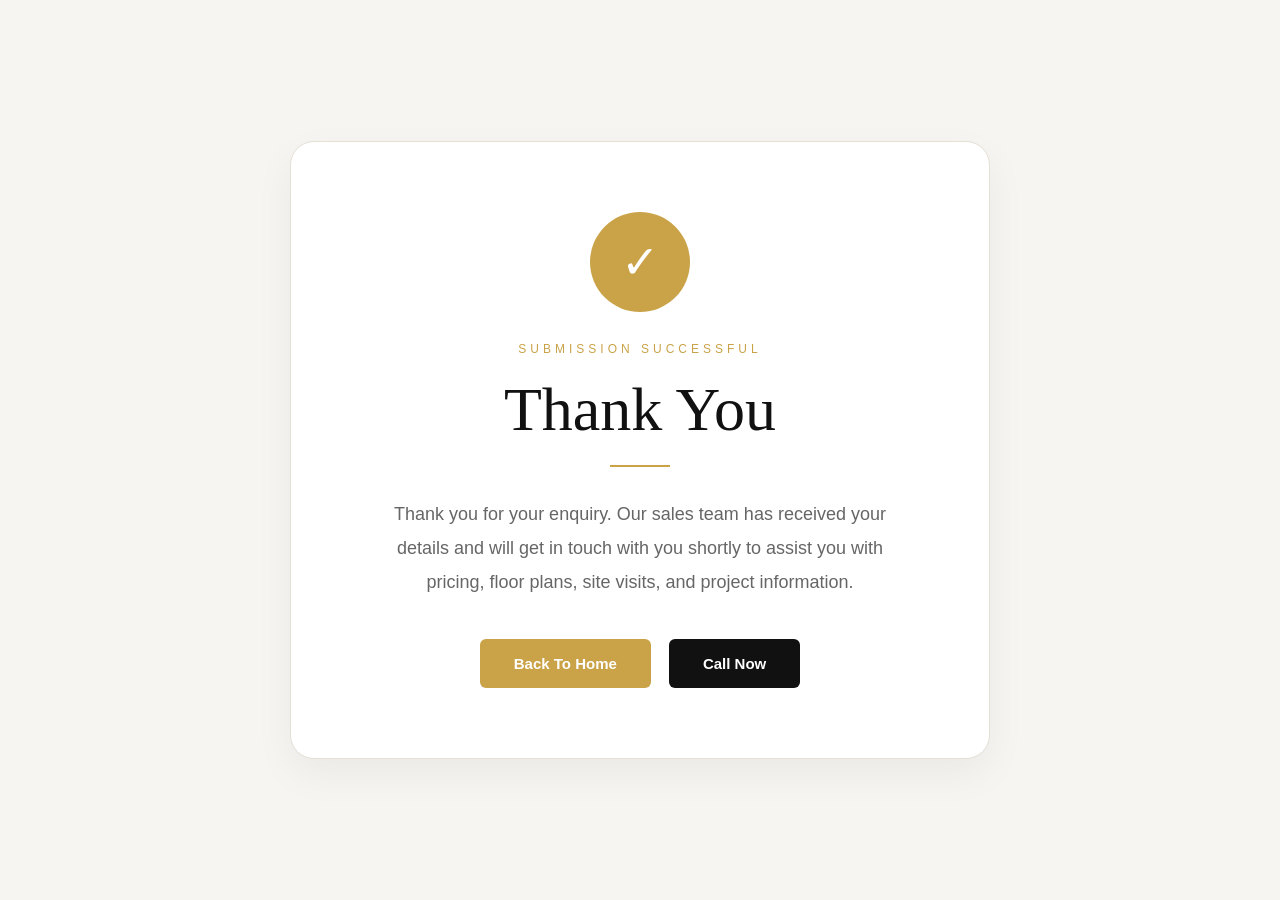
<file: thank_you.html>
<!DOCTYPE html>
<html lang="en">
<head>
  <meta charset="UTF-8">
  <meta name="viewport" content="width=device-width, initial-scale=1.0">
  <title>Thank You</title>

  <style>

    *{
      margin:0;
      padding:0;
      box-sizing:border-box;
      font-family: Arial, sans-serif;
    }

    body{
      background:#f7f5f2;
      min-height:100vh;

      display:flex;
      align-items:center;
      justify-content:center;

      padding:20px;
      color:#222;
    }

    .thankyou-box{
      width:100%;
      max-width:700px;

      background:#fff;
      border:1px solid #e6dfd5;
      border-radius:24px;

      padding:70px 50px;

      text-align:center;

      box-shadow:0 15px 40px rgba(0,0,0,0.05);
    }

    /* ICON */
    .success-icon{
      width:100px;
      height:100px;

      margin:0 auto 30px;

      border-radius:50%;

      background:#caa348;

      display:flex;
      align-items:center;
      justify-content:center;

      color:#fff;
      font-size:46px;
    }

    /* SMALL TEXT */
    .small-title{
      color:#caa348;
      text-transform:uppercase;
      letter-spacing:4px;
      font-size:12px;
      margin-bottom:18px;
    }

    /* TITLE */
    .main-title{
      font-size:62px;
      font-family: Georgia, serif;
      font-weight:300;

      margin-bottom:20px;
      color:#111;
    }

    /* LINE */
    .gold-line{
      width:60px;
      height:2px;
      background:#caa348;

      margin:0 auto 30px;
    }

    /* DESCRIPTION */
    .description{
      font-size:18px;
      line-height:1.9;
      color:#666;

      max-width:520px;
      margin:0 auto 40px;
    }

    /* INFO BOX */
    .info-box{
      background:#f8f6f2;
      border:1px solid #ebe4d9;

      border-radius:16px;

      padding:22px;

      margin-bottom:35px;

      color:#666;
      line-height:1.8;
    }

    /* BUTTONS */
    .button-group{
      display:flex;
      justify-content:center;
      gap:18px;
      flex-wrap:wrap;
    }

    .btn{
      padding:16px 34px;

      border:none;
      border-radius:6px;

      cursor:pointer;

      text-decoration:none;

      font-size:15px;
      font-weight:600;

      transition:0.3s;
    }

    .primary-btn{
      background:#caa348;
      color:#fff;
    }

    .primary-btn:hover{
      background:#b7923c;
    }

    .secondary-btn{
      background:#111;
      color:#fff;
    }

    .secondary-btn:hover{
      background:#333;
    }

    /* RESPONSIVE */
    @media(max-width:768px){

      .thankyou-box{
        padding:50px 25px;
      }

      .main-title{
        font-size:42px;
      }

      .description{
        font-size:16px;
      }

      .success-icon{
        width:80px;
        height:80px;
        font-size:38px;
      }

    }

  </style>
</head>
<body>

  <div class="thankyou-box">

    <!-- ICON -->
    <div class="success-icon">
      ✓
    </div>

    <!-- SMALL TITLE -->
    <div class="small-title">
      Submission Successful
    </div>

    <!-- TITLE -->
    <h1 class="main-title">
      Thank You
    </h1>

    <!-- LINE -->
    <div class="gold-line"></div>

    <!-- DESCRIPTION -->
    <p class="description">

      Thank you for your enquiry.

      Our sales team has received your details and
      will get in touch with you shortly to assist
      you with pricing, floor plans, site visits,
      and project information.

    </p>

    <!-- INFO BOX -->
    

    <!-- BUTTONS -->
    <div class="button-group">

      <a href="index.html" class="btn primary-btn">
        Back To Home
      </a>

      <a href="tel:+917899200300" class="btn secondary-btn">
        Call Now
      </a>

    </div>

  </div>

</body>
</html>
</file>
<file: style.css>
* {
  margin: 0;
  padding: 0;
  box-sizing: border-box;
  font-family: Arial, sans-serif;
}

body {
  background: #fff;
}

/* Navbar */
.navbar {
  width: 100%;
  background: #f8f8f8;
  border-bottom: 1px solid #ddd;
}

.container {
  max-width: 1200px;
  margin: auto;
  padding: 5px 15px;
  display: flex;
  align-items: center;
  justify-content: space-between;
}

/* Logo */
.logo {
  font-size: 20px;
  font-weight: bold;
}

.logo span {
  color: #000;
}

.logo {
  color: #6E8400;
}

/* Menu */
.nav-links {
  display: flex;
  gap: 25px;
}

.nav-links a {
  text-decoration: none;
  color: #333;
  font-size: 14px;
  text-transform: uppercase;
}

.nav-links a:hover {
  color: #6E8400;
}

/* Right Section */
.right-section {
  display: flex;
  align-items: center;
  gap: 15px;
}

/* Phone */
.phone {
  color: #6E8400;
  font-size: 14px;
}

/* Button */
.enquire_btn {
  background: #6E8400 !important;
  border: none;
  padding: 8px 15px;
  color: white;
  cursor: pointer;
  font-size: 13px;
  border-radius: 4px;
}

.btn:hover {
  background: #6E8400;
}

/* Hamburger */
.menu-toggle {
  display: none;
  font-size: 22px;
  cursor: pointer;
}

/* Responsive */
@media (max-width: 768px) {
  
  .nav-links {
    position: absolute;
    top: 45px;
    left: 0;
    width: 100%;
    background: #fff;
    flex-direction: column;
    align-items: center;
    display: none;
    padding: 15px 0;
  }

  .nav-links.active {
    display: flex;
        background: #9bb712;
        z-index: 21;
  }

  .menu-toggle {
    display: block;
    font-size: 22px;
    cursor: pointer;
  }

  .phone {
    display: none;
  }



  .enquire_btn {
    display: none;
  }
}


/* HERO SECTION */
.hero {
  position: relative;
  height: 100vh;
  width: 100%;
  overflow: hidden;
}

/* Background */
.hero-slide {
  position: absolute;
  width: 100%;
  height: 100%;
  background-image: url('./images/nagpur_rivershore.png');
  background-size: cover;
  /* background-position: center; */
}

@media (max-width: 768px) {
  .hero {
    height: 80vh;
  }

    .hero-slide {
    background-image: url('./images/nagpur_vertical.png');
    background-size: cover;          /* ✅ fill full area */
    background-position: center top; /* ✅ keep building visible */
    background-repeat: no-repeat;
    /* min-height: 100vh;               ✅ full mobile screen */
  }
}

/* Overlay */
.overlay {
  position: absolute;
  width: 100%;
  height: 100%;
  background: rgba(0,0,0,0.5);
}

/* Content */
.hero-content {
  position: absolute;
  top: 50%;
  left: 50%;
  transform: translate(-50%, -50%);
  text-align: center;
  color: #fff;
  width: 90%;
}

/* Tag */
.tag {
  border: 1px solid #6E8400;
  display: inline-block;
  padding: 5px 15px;
  border-radius: 20px;
  font-size: 12px;
  margin-bottom: 15px;
}

/* Heading */
.hero-content h1 {
  font-size: 48px;
  font-weight: 500;
  line-height: 1.3;
}

.hero-content span {
  font-weight: bold;
}

/* Subtext */
.sub-text {
  margin: 15px 0;
  font-size: 14px;
}

/* Buttons */
.hero-buttons {
  margin-top: 20px;
}



.btn {
  padding: 12px 25px;
  margin: 5px;
  border: none;
  cursor: pointer;
  font-size: 14px;
}

.primary {
  background: #6E8400;
  color: #fff;
}

.outline {
  background: transparent;
  border: 1px solid #fff;
  color: #fff;
}

/* Arrows */
.arrow {
  position: absolute;
  top: 50%;
  transform: translateY(-50%);
  font-size: 25px;
  color: #fff;
  cursor: pointer;
  padding: 10px;
  border-radius: 50%;
  border: 1px solid #fff;
}

.left_angle { left: 20px; }
.right_angle { right: 20px; }

/* Floating Buttons */
/* Enquire Button */
.enquire {
  position: fixed;
  right: 20px;
  bottom: 135px;
  background: #6E8400;
  color: #fff;
  border: none;
  padding: 12px 18px;
  border-radius: 25px;
  cursor: pointer;
  z-index: 999;
  box-shadow: 0 4px 10px rgba(0,0,0,0.2);
}

/* WhatsApp Button */
.whatsapp-btn,
.call-btn {
  position: fixed;
  right: 20px;
  width: 50px;
  height: 50px;
  border-radius: 50%;
  display: flex;
  align-items: center;
  justify-content: center;
  color: #fff;
  font-size: 20px;
  box-shadow: 0 4px 10px rgba(0,0,0,0.3);
  z-index: 999;
  text-decoration: none;
}

/* WhatsApp */
.whatsapp-btn {
  bottom: 20px;
  background: #25D366;
}

/* Call */
.call-btn {
  bottom: 80px;
  background: #007bff;
}

/* RESPONSIVE */
@media (max-width: 768px) {

  .hero-content h1 {
    font-size: 28px;
  }

  .sub-text {
    font-size: 12px;
  }

  .btn {
    padding: 10px 15px;
    font-size: 12px;
  }

  .arrow {
    font-size: 18px;
  }

  .enquire {
    bottom: 135px;
    font-size: 12px;
  }
}


/* ABOUT SECTION */
.about {
  padding: 35px 20px;
  background: #f5f3ef;
}

.about-container {
  max-width: 1200px;
  margin: auto;
  display: flex;
  align-items: center;
  gap: 50px;
}

/* Image */
.about-image {
  flex: 1;
}

.about-image img {
  width: 100%;
  border-radius: 12px;
  display: block;
}

/* Content */
.about-content {
  flex: 1;
}

.about-tag {
  font-size: 12px;
  letter-spacing: 2px;
  color: #6E8400;
  margin-bottom: 10px;
}

.about-content h2 {
  font-size: 36px;
  margin-bottom: 15px;
  position: relative;
}

.about-content h2::after {
  content: "";
  width: 60px;
  height: 2px;
  background: #6E8400;
  position: absolute;
  left: 0;
  bottom: -8px;
}

.about-content p {
  font-size: 14px;
  color: #555;
  margin-bottom: 15px;
  line-height: 1.6;
}
.about-content .tag {
  font-size: 12px;
  letter-spacing: 2px;
  color: #6E8400;
  margin-bottom: 10px;
}

/* RESPONSIVE */
@media (max-width: 992px) {
  .about-container {
    flex-direction: column-reverse;
  }

  .about-content h2 {
    font-size: 28px;
  }

  .about-content p {
    font-size: 13px;
  }
}




/* SECTION */
.highlights {
  padding: 25px 20px;
  background: #f7f5f2;
  text-align: center;
}

/* HEADER */
.highlights-header .tag {
  font-size: 12px;
  letter-spacing: 2px;
  color: #6E8400;
  margin-bottom: 10px;
}

.highlights-header h2 {
  font-size: 36px;
  margin-bottom: 10px;
}

.highlights-header .line {
  width: 60px;
  height: 2px;
  background: #6E8400;
  margin: 10px auto;
}

.highlights-header .sub {
  max-width: 600px;
  margin: auto;
  font-size: 14px;
  color: #666;
}

/* TABLE */
.highlights-table {
  margin-top: 40px;
  max-width: 1000px;
  margin-left: auto;
  margin-right: auto;
  border-radius: 10px;
  overflow: hidden;
  border: 1px solid #ddd;
}

/* ROW */
.row {
  display: flex;
  border-bottom: 1px solid #ddd;
}

.row:last-child {
  border-bottom: none;
}

/* LEFT */
.left {
  width: 35%;
  padding: 20px;
  text-align: left;
  font-weight: 600;
  background: #f1eeea;
  position: relative;
}

/* Golden dot */
.left::before {
  content: "•";
  color: #6E8400;
  margin-right: 10px;
}

/* RIGHT */
.right {
  width: 65%;
  padding: 20px;
  text-align: left;
  background: #fff;
  color: #555;
}

/* RESPONSIVE */
@media (max-width: 768px) {

  .highlights-header h2 {
    font-size: 26px;
  }

  .row {
    flex-direction: column;
  }

  .left, .right {
    width: 100%;
    padding: 15px;
  }

  .left {
    background: #f1eeea;
  }
}



/* SECTION */
.pricing {
  padding: 25px 20px;
  background: #f7f5f2;
}

/* HEADER */
.pricing-header {
  max-width: 1150px;
  margin: auto;
}

.pricing-header .tag {
  color: #6E8400;
  font-size: 12px;
  letter-spacing: 2px;
}

.pricing-header h2 {
  font-size: 36px;
  margin: 10px 0;
}

.pricing-header .line {
  width: 60px;
  height: 2px;
  background: #6E8400;
  margin: 10px 0;
}

.pricing-header .desc {
  font-size: 14px;
  color: #666;
  line-height: 1.6;
}

/* CARDS */
.price-cards {
  display: flex;
  gap: 20px;
  margin-top: 40px;
  flex-wrap: wrap;
}

.card {
  flex: 1;
  min-width: 220px;
  background: #fff;
  padding: 20px;
  border-radius: 10px;
  border: 1px solid #ddd;
}

.card .small {
  font-size: 12px;
  color: #888;
}

.card h3 {
  font-size: 22px;
  margin: 10px 0;
}

.card .note {
  font-size: 12px;
  color: #6E8400;
}

/* TABLE */
.price-table {
  margin-top: 40px;
}

.table-row {
  display: grid;
  grid-template-columns: repeat(4, 1fr);
}

.table-row.header {
  background: #111;
  color: #fff;
  padding: 15px;
  border-radius: 8px;
}

.table-row div {
  padding: 10px;
  font-size: 13px;
}

/* RESPONSIVE */
@media (max-width: 768px) {

  .pricing-header h2 {
    font-size: 26px;
  }

  .price-cards {
    flex-direction: column;
  }

  .table-row {
    grid-template-columns: 1fr 1fr;
    row-gap: 10px;
  }

  .table-row.header {
    font-size: 12px;
  }
}

.card:hover {
  transform: translateY(-5px);
  transition: 0.3s;
}

.price-table{
      width:100%;
      max-width:1150px;
      /* margin:auto; */
      background:#f5f3ef;
      border-radius:6px;
      overflow:hidden;
      border:1px solid #ddd;
    }

    .table-row{
      display:grid;
      grid-template-columns: 1fr 1fr 1fr 1fr;
      align-items:center;
      padding:22px 18px;
      border-bottom:1px solid #ddd;
    }

    .table-row.header{
      background:#111;
      color:#fff;
      font-weight:600;
      text-transform:uppercase;
      font-size:14px;
      letter-spacing:1px;
    }

    .table-row:not(.header){
      background:#f5f3ef;
      color:#222;
      font-size:18px;
    }

    .unit-type{
      font-weight:600;
    }

    .area{
      color:#6E8400;
    }

    .sale-price{
      color:#6E8400;
      font-weight:500;
      cursor:pointer;
      transition:0.3s;
    }

    .sale-price:hover{
      color:#000;
    }

    .table-footer{
      display:flex;
      gap:14px;
      padding:25px 0 10px;
      flex-wrap:wrap;
    }

    .btn{
      padding:14px 28px;
      border:1px solid #c7c1b8;
      background:#fff;
      color:#111;
      text-transform:uppercase;
      letter-spacing:1px;
      cursor:pointer;
      transition:0.3s;
      font-size:14px;
    }

    .btn.primary{
      background:#6E8400;
      color:#fff;
      border:none;
    }

    .btn:hover{
      transform:translateY(-2px);
    }

    .note{
      font-size:12px;
      color:#888;
      margin-top:14px;
    }

    /* Responsive */
    @media(max-width:768px){

      .table-row{
        grid-template-columns:1fr;
        gap:10px;
      }

      .table-row.header{
        display:none;
      }

      .table-row div{
        position:relative;
        padding-left:140px;
      }

      .table-row div::before{
        position:absolute;
        left:0;
        top:10px;
        font-weight:bold;
        color:#111;
      }

      .table-row div:nth-child(1)::before{
        content:"UNIT TYPE";
      }

      .table-row div:nth-child(2)::before{
        content:"BUILT-UP AREA";
      }

      .table-row div:nth-child(3)::before{
        content:"CARPET AREA";
      }

      .table-row div:nth-child(4)::before{
        content:"SALE PRICE";
      }
    }



   /* //floor section */

    .floor-section{
      /* max-width:1200px; */
      /* margin:auto; */
      text-align:center;
      padding: 25px 20px;
    background: #f7f5f2;
    }

    /* Top Label */
    .sub-title{
      color:#6E8400;
      text-transform:uppercase;
      letter-spacing:4px;
      font-size:12px;
      margin-bottom:10px;
      position:relative;
      display:inline-block;
    }

    .sub-title::before{
      content:"";
      width:60px;
      height:1px;
      background:#6E8400;
      position:absolute;
      left:-75px;
      top:50%;
    }

    h2{
      font-size: 36px;
    margin: 10px 0;
      /* margin-bottom:20px; */
      font-family: Georgia, serif;
    }

    .line{
      width:50px;
      height:2px;
      background:#6E8400;
      margin:0 auto 25px;
    }

    .description{
      max-width:700px;
      margin:0 auto 50px;
      line-height:1.8;
      color:#666;
      font-size:18px;
    }

    /* Filter Buttons */
    .tabs{
      display:flex;
      gap:15px;
      flex-wrap:wrap;
      margin-bottom:40px;
      /* justify-content:flex-start; */
          padding: 10px 60px;
    }

    .tab-btn{
      padding:14px 28px;
      border-radius:40px;
      border:1px solid #d9d2c8;
      background:#fff;
      cursor:pointer;
      transition:0.3s;
      color:#555;
    }

    .tab-btn.active,
    .tab-btn:hover{
      background:#6E8400;
      color:#fff;
      border-color:#6E8400;
    }

    /* Cards */
    .plans-grid{
      display:grid;
      grid-template-columns:repeat(3,1fr);
      gap:30px;
          padding: 10px 60px;
    }
    .imp-plans-grid{
      display:grid;
      grid-template-columns:repeat(3,1fr);
      gap:30px;
          padding: 10px 60px; 
    }

    .master-plans-grid{
      display:grid;
      grid-template-columns:repeat(1,1fr);
      gap:30px;
          padding: 10px 60px; 
    }

    .plan-card{
      position:relative;
      overflow:hidden;
      border-radius:14px;
      height:380px;
      cursor:pointer;
    }

    .master-card{
      position:relative;
      overflow:hidden;
      border-radius:14px;
      height:auto;
      cursor:pointer;
    }

    .master-card img{
      width:100%;
      height:100%;
      object-fit:cover;
      transition:0.5s;
    }

    .plan-card img{
      width:100%;
      height:100%;
      object-fit:cover;
      transition:0.5s;
    }

    .plan-card:hover img{
      transform:scale(1.08);
    }

    .overlay{
      position:absolute;
      inset:0;
      background:rgba(0,0,0,0.65);
      display:flex;
      align-items:center;
      justify-content:center;
      flex-direction:column;
      color:#fff;
      text-align:center;
      padding:20px;
    }

    .lock{
      font-size:38px;
      margin-bottom:15px;
    }

    .overlay h3{
      font-size:24px;
      margin-bottom:10px;
    }

    .overlay p{
      color:#ddd;
      font-size:15px;
    }

    /* Responsive */
    @media(max-width:992px){
      .plans-grid{
        grid-template-columns:repeat(2,1fr);
      }
    }

    @media(max-width:768px){

      h2{
        font-size:42px;
      }

      .plans-grid{
        /* display: grid; */ 
        grid-template-columns: repeat(2, 1fr);
        gap: 10px;
        padding: 0;
      }
      .imp-plans-grid{
       display:grid;
      grid-template-columns:repeat(1,1fr);
      gap:30px;
          padding: 10px 20px;
      }
      .plan-card {
        border-radius: 14px;
        height: 100px;
    }

    .master-plans-grid{
       display:grid;
      grid-template-columns:repeat(1,1fr);
      gap:30px;
          padding: 0px;
      }

     .master-card {
        border-radius: 14px;
        height: auto;
    }

     .overlay{
      
      padding:2px;
    }

    /* .lock{
      font-size:38px;
      margin-bottom:15px;
    } */

    .overlay h3{
      font-size:12px;
      margin-bottom:10px;
    }

    .overlay p{
      color:#ddd;
      font-size:12px;
    }


      .tabs{
        justify-content:center;
      }

      .description{
        font-size:16px;
      }
    }

   
    .amenities-section{
        padding: 25px 20px;
    background: #f7f5f2;
      /* max-width:1200px; */
      margin:auto;
      text-align:center;
    }

    /* TOP SMALL TITLE */
    .small-title{
      color:#6E8400;
      text-transform:uppercase;
      letter-spacing:4px;
      font-size:12px;
      margin-bottom:15px;
      position:relative;
      display:inline-block;
    }

    .small-title::before{
      content:"";
      width:50px;
      height:1px;
      background:#6E8400;
      position:absolute;
      left:-65px;
      top:50%;
    }

    /* MAIN TITLE */
    .main-title{
      /* font-size:64px; */
      font-weight:300;
      font-family: Georgia, serif;
      margin-bottom:25px;
    }

    /* GOLD LINE */
    .gold-line{
      width:50px;
      height:2px;
      background:#6E8400;
      margin:0 auto 60px;
    }

    /* GRID */
    .amenities-grid{
      display:grid;
      grid-template-columns:repeat(4,1fr);
      gap:20px;
    }

    /* CARD */
    .amenity-card{
      background:#f7f5f2;
      border:1px solid #ddd7cf;
      border-radius:16px;
      height:100px;

      display:flex;
      flex-direction:column;
      align-items:center;
      justify-content:center;

      transition:0.3s;
      cursor:pointer;
    }

    .amenity-card:hover{
      transform:translateY(-5px);
      border-color:#6E8400;
      box-shadow:0 10px 25px rgba(0,0,0,0.05);
    }

    .amenity-icon{
      font-size:30px;
      margin-bottom:15px;
    }

    .amenity-title{
      font-size:13px;
      font-weight:500;
    }

    /* RESPONSIVE */
    @media(max-width:992px){

      .amenities-grid{
        grid-template-columns:repeat(2,1fr);
      }

      .main-title{
        font-size:48px;
      }

    }

    @media(max-width:600px){

      .amenities-grid{
       grid-template-columns: repeat(2, 1fr);
        gap: 10px;
        padding: 0;
      }

      .main-title{
        font-size:40px;
      }

      .amenity-card{
        height:110px;
      }

    }

 
 

  

    .location-section{
        padding: 25px 20px;
    background: #f7f5f2;
      /* max-width:1200px; */
      margin:auto;
    }

    /* TOP CONTENT */
    .top-content{
      text-align:center;
      margin-bottom:20px;
    }

    .small-title{
      color:#6E8400;
      text-transform:uppercase;
      letter-spacing:4px;
      font-size:12px;
      margin-bottom:15px;
      position:relative;
      display:inline-block;
    }

    .small-title::before{
      content:"";
      width:45px;
      height:1px;
      background:#6E8400;
      position:absolute;
      left:-60px;
      top:50%;
    }

    .main-title{
      /* font-size:64px; */
      font-family: Georgia, serif;
      font-weight:300;
      margin-bottom:20px;
    }

    .gold-line{
      width:50px;
      height:2px;
      background:#6E8400;
      margin:0 auto 25px;
    }

    .description{
      max-width:700px;
      margin:auto;
      color:#666;
      line-height:1.8;
      font-size:18px;
    }

    /* MAIN GRID */
    .location-grid{
      display:grid;
      grid-template-columns:1.1fr 1fr;
      gap:60px;
      align-items:start;
      padding: 20px 60px;
    }

    /* LEFT */
    .left-title{
      font-size:28px;
      font-family: Georgia, serif;
      font-weight:300;
      margin-bottom:35px;
    }

    .proximity-grid{
      display:grid;
      grid-template-columns:repeat(2,1fr);
      gap:18px;
    }

    .proximity-card{
      background:#fff;
      border:1px solid #ddd7cf;
      border-radius:16px;
      padding:22px;
      transition:0.3s;
    }

    .proximity-card:hover{
      transform:translateY(-5px);
      border-color:#6E8400;
      box-shadow:0 10px 25px rgba(0,0,0,0.05);
    }

    .card-category{
      color:#6E8400;
      font-size:12px;
      letter-spacing:2px;
      text-transform:uppercase;
      margin-bottom:12px;
    }

    .card-title{
      font-size:15px;
      font-weight:600;
      margin-bottom:12px;
      line-height:1.4;
    }

    .card-time{
      color:#777;
      font-size:13px;
    }

    /* RIGHT */
    .info-box{
      background:#fff;
      border:1px solid #ddd7cf;
      border-radius:18px;
      padding:30px;
      margin-bottom:22px;
      transition:0.3s;
    }

    .info-box:hover{
      transform:translateY(-4px);
      border-color:#6E8400;
      box-shadow:0 10px 25px rgba(0,0,0,0.05);
    }

    .info-title{
      color:#6E8400;
      font-size:13px;
      letter-spacing:3px;
      text-transform:uppercase;
      margin-bottom:20px;
    }

    .info-text{
      color:#666;
      line-height:2;
      font-size:13px;
    }

    /* RESPONSIVE */
    @media(max-width:992px){

      .location-grid{
        grid-template-columns:1fr;
        padding: 0;
      }

      .main-title{
        font-size:48px;
      }

    }

    @media(max-width:768px){

      .proximity-grid{
        grid-template-columns:1fr;
      }

      .main-title{
        font-size:40px;
      }

      .left-title{
        font-size:26px;
      }

      .description{
        font-size:16px;
      }

    }




    .contact-section{
      /* max-width:1200px; */
      margin:auto;
background: #000;
      display:grid;
      grid-template-columns:1fr 1fr;
      gap:60px;
    padding: 80px 20px;
    /* background: #f7f5f2; */
      justify-items: center;
      align-items:center;
    }

    /* LEFT SIDE */
    .left-content{
      color:#fff;
    }

    .small-title{
      color:#6E8400;
      text-transform:uppercase;
      letter-spacing:4px;
      font-size:12px;
      margin-bottom:20px;
      position:relative;
      display:inline-block;
      padding-left:40px;
    }

    .small-title::before{
      content:"";
      width:28px;
      height:1px;
      background:#6E8400;
      position:absolute;
      left:0;
      top:50%;
    }

    .main-title{
      /* font-size:64px; */
      font-family: Georgia, serif;
      font-weight:300;
      margin-bottom:25px;
    }

    .gold-line{
      width:50px;
      height:2px;
      background:#6E8400;
      margin-bottom:30px;
    }

    .description{
      color:#6c6262;
      line-height:1.9;
      font-size:13px;
      max-width:550px;
      margin-bottom:10px;
    }

    /* CONTACT ITEMS */
    .contact-list{
      display:flex;
      flex-direction:column;
      gap:28px;
    }

    .contact-item{
      display:flex;
      align-items:flex-start;
      gap:16px;
    }

    .icon-box{
      width:44px;
      height:44px;
      min-width:44px;
      border-radius:50%;
      border:1px solid rgba(202,163,72,0.3);

      display:flex;
      align-items:center;
      justify-content:center;

      font-size:18px;
      color:#6E8400;
    }

    .contact-info small{
      display:block;
      color:#6E8400;
      letter-spacing:2px;
      text-transform:uppercase;
      font-size:11px;
      margin-bottom:8px;
    }

    .contact-info p,
    .contact-info a{
      color:#fff;
      text-decoration:none;
      line-height:1.6;
      font-size:13px;
    }

    .contact-info a:hover{
      color:#6E8400;
    }

    /* RIGHT FORM */
    .contact-form-box{
      background:#f7f5f2;
      border-radius:18px;
      padding:40px;
      color:#222;
    }

    .form-title{
      font-size:48px;
      font-family: Georgia, serif;
      font-weight:300;
      margin-bottom:15px;
    }

    .form-subtitle{
      color:#777;
      margin-bottom:35px;
      line-height:1.7;
    }

    .form-row{
      display:flex;
      gap:16px;
    }

    .form-group{
      width:100%;
      margin-bottom:22px;
    }

    .form-group label{
      display:block;
      margin-bottom:10px;
      font-size:12px;
      letter-spacing:2px;
      color:#777;
      text-transform:uppercase;
    }

    .form-group input{
      width:100%;
      padding:16px;
      border:1px solid #ddd;
      border-radius:5px;
      background:#fff;
      font-size:15px;
      outline:none;
    }

    .form-group input:focus{
      border-color:#6E8400;
    }

    /* CHECKBOX */
    .checkbox{
      display:flex;
      align-items:flex-start;
      gap:10px;
      margin-bottom:28px;
      color:#777;
      font-size:14px;
      line-height:1.6;
    }

    .checkbox input{
      margin-top:3px;
    }

    .checkbox span{
      color:#6E8400;
    }

    /* BUTTON */
    .submit-btn{
      width:100%;
      background:#6E8400;
      color:#fff;
      border:none;
      padding:18px;
      font-size:17px;
      font-weight:bold;
      letter-spacing:1px;
      border-radius:5px;
      cursor:pointer;
      transition:0.3s;
    }

    .submit-btn:hover{
      background:#6E8400;
    }

    /* RESPONSIVE */
    @media(max-width:992px){

      .contact-section{
        grid-template-columns:1fr;
      }

      .main-title{
        font-size:48px;
      }

      .form-title{
        font-size:40px;
      }

    }

    @media(max-width:600px){

      .form-row{
        flex-direction:column;
      }

      .main-title{
        font-size:26px;
      }

      .contact-form-box{
        padding:25px;
      }

      .description{
        font-size:16px;
      }

    }

.footer-disclaimer {
  max-width: 1200px;
  margin: 40px auto;
  padding: 30px 25px;
  background: #fafafa;
  border-radius: 12px;
  box-shadow: 0 8px 25px rgba(0,0,0,0.05);
  border: 1px solid #eee;
}

/* SECTION TITLE (optional if you want to add heading) */
.footer-title {
  font-size: 18px;
  font-weight: 600;
  margin-bottom: 20px;
  color: #222;
}

/* PROJECT INFO */
.project-info {
  display: grid;
  grid-template-columns: repeat(auto-fit, minmax(250px, 1fr));
  gap: 15px;
  margin-bottom: 25px;
  font-size: 13px;
  color: #555;
}

.project-info div {
  background: #fff;
  padding: 12px 15px;
  border-radius: 8px;
  border: 1px solid #eee;
}

.project-info strong {
  display: block;
  font-size: 12px;
  color: #888;
  margin-bottom: 4px;
}

/* BULLET LIST */
.info-list {
  padding-left: 18px;
  margin-bottom: 25px;
}

.info-list li {
  margin-bottom: 10px;
  font-size: 14px;
  color: #555;
  line-height: 1.6;
}

.info-list strong {
  color: #222;
}

/* DISCLAIMER */
.disclaimer-text {
  font-size: 12px;
  line-height: 1.8;
  color: #777;
  background: #fff;
  padding: 15px;
  border-radius: 8px;
  border-left: 4px solid #6E8400;
  margin-bottom: 20px;
}

/* LINKS */
.footer-links {
  display: flex;
  justify-content: center;
  gap: 15px;
  flex-wrap: wrap;
  font-size: 13px;
}

.footer-links a {
  color: #3b6cb7;
  text-decoration: none;
  font-weight: 500;
  position: relative;
}

.footer-links a::after {
  content: "";
  position: absolute;
  width: 0%;
  height: 2px;
  background: #6E8400;
  left: 0;
  bottom: -3px;
  transition: 0.3s;
}

.footer-links a:hover::after {
  width: 100%;
}

.divider {
  color: #bbb;
}

/* RESPONSIVE */
@media (max-width: 768px) {
  .footer-disclaimer {
    padding: 20px 15px;
  }

  .project-info {
    grid-template-columns: 1fr;
  }

  .disclaimer-text {
    font-size: 11px;
  }
}

  
  

    /* MODAL */
.modal{
  display:none;
  position:fixed;
  z-index:9999;
  left:0;
  top:0;
  width:100%;
  height:100%;
  background:rgba(0,0,0,0.6);

  justify-content:center;
  align-items:center;
  padding:20px;
}

.modal-content{
  background:#f7f5f2;
  width:100%;
  max-width:500px;
  padding:35px;
  border-radius:10px;
  position:relative;
}

.close-btn{
  position:absolute;
  top:15px;
  right:20px;
  font-size:32px;
  cursor:pointer;
  color:#444;
}

.location-text{
  color:#6E8400;
  letter-spacing:3px;
  font-size:12px;
  margin-bottom:20px;
}

h2{
  font-size:36px;
  font-weight:300;
  margin-bottom:15px;
}

.form-title{
  font-size:30px;
  font-weight:300;
  margin-bottom:15px;
}

.subtitle{
  color:#777;
  margin-bottom:30px;
  line-height:1.6;
  font-size: 13px;
}

.form-row{
  display:flex;
  gap:15px;
}

.form-group{
  width:100%;
  margin-bottom:20px;
}

.form-group label{
  display:block;
  margin-bottom:8px;
  font-size:13px;
  letter-spacing:2px;
  color:#777;
}

.form-group input{
  width:100%;
  padding:15px;
  border:1px solid #ddd;
  border-radius:4px;
  font-size:15px;
  background:#fff;
}

.checkbox{
  display:flex;
  align-items:flex-start;
  gap:10px;
  margin-bottom:25px;
  color:#777;
  font-size:14px;
  line-height:1.5;
}

.submit-btn{
  width:100%;
  background:#6E8400;
  color:#fff;
  border:none;
  padding:16px;
  font-size:18px;
  font-weight:bold;
  cursor:pointer;
  border-radius:4px;
}

.secure-text{
  text-align:center;
  color:#aaa;
  margin-top:18px;
  font-size:13px;
}

@media(max-width:600px){

  .form-row{
    flex-direction:column;
  }

  h2{
    font-size:24px;
  }

}
</file>
